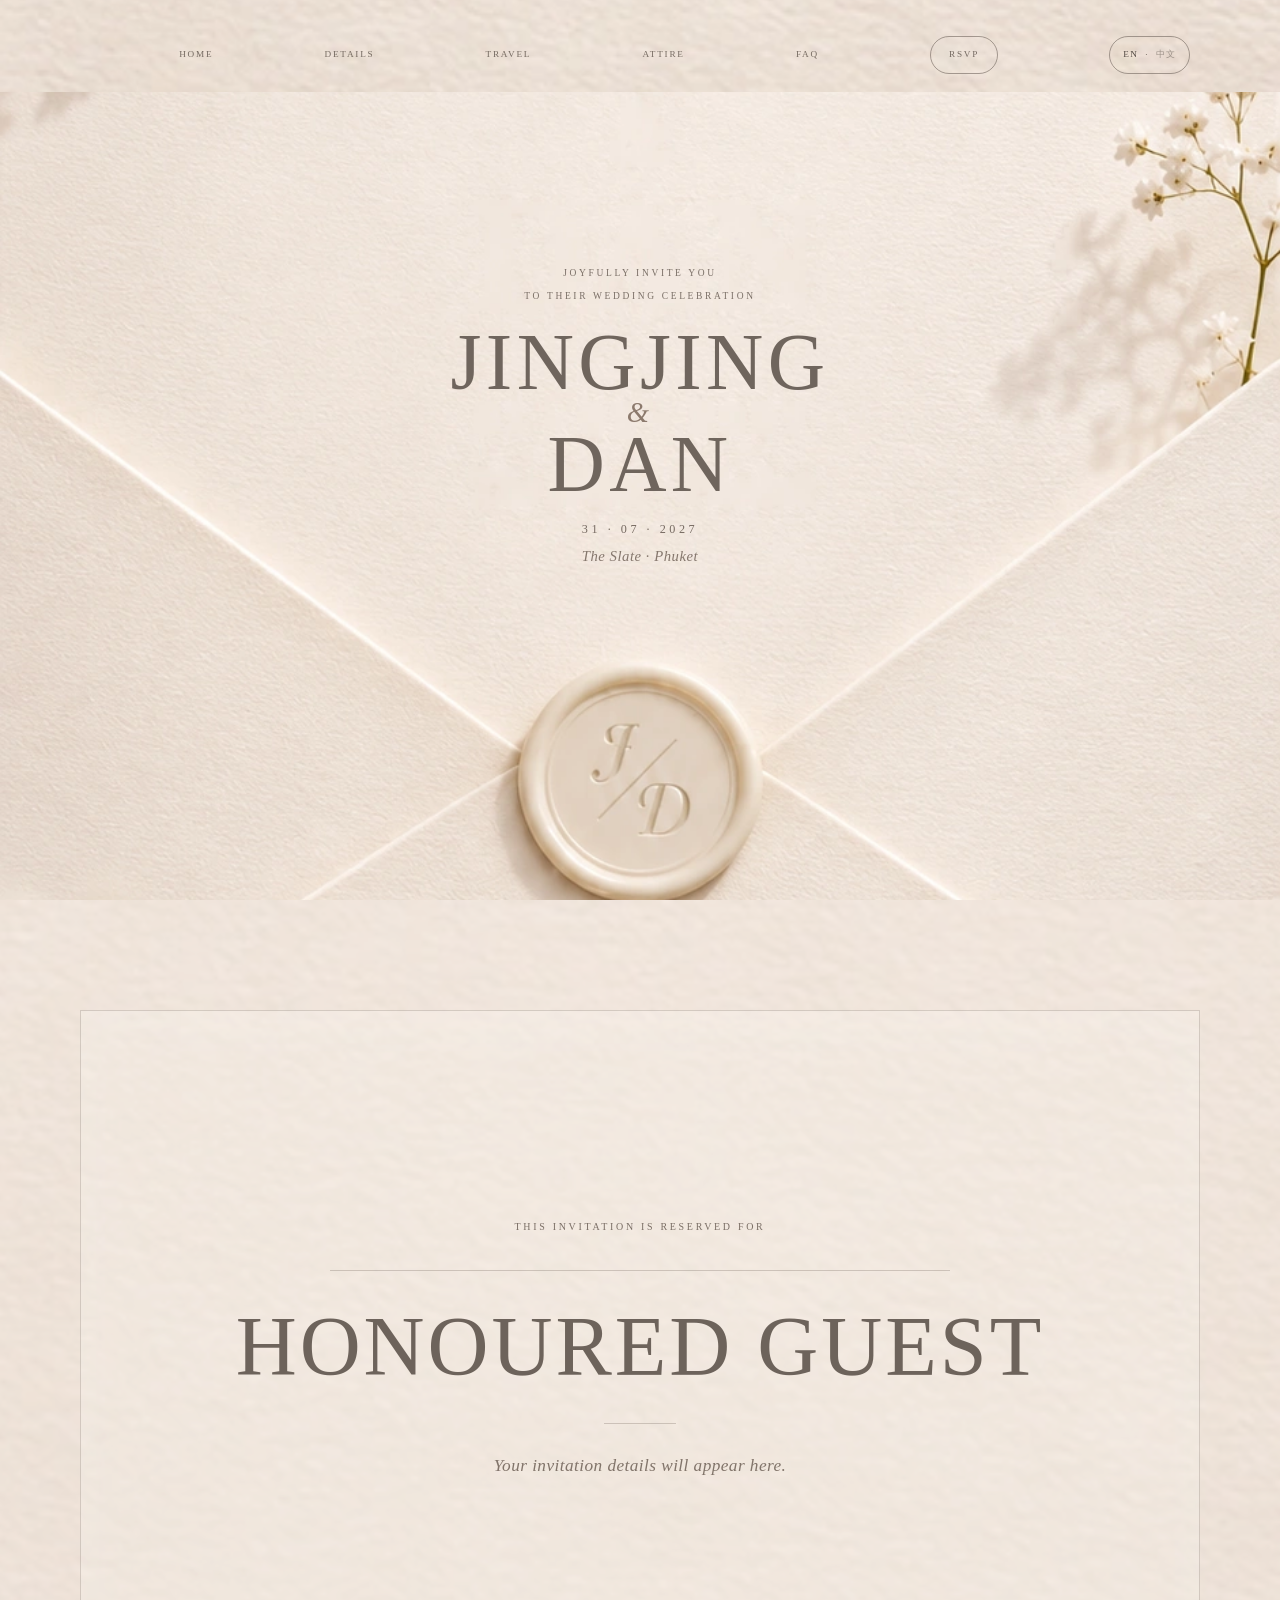
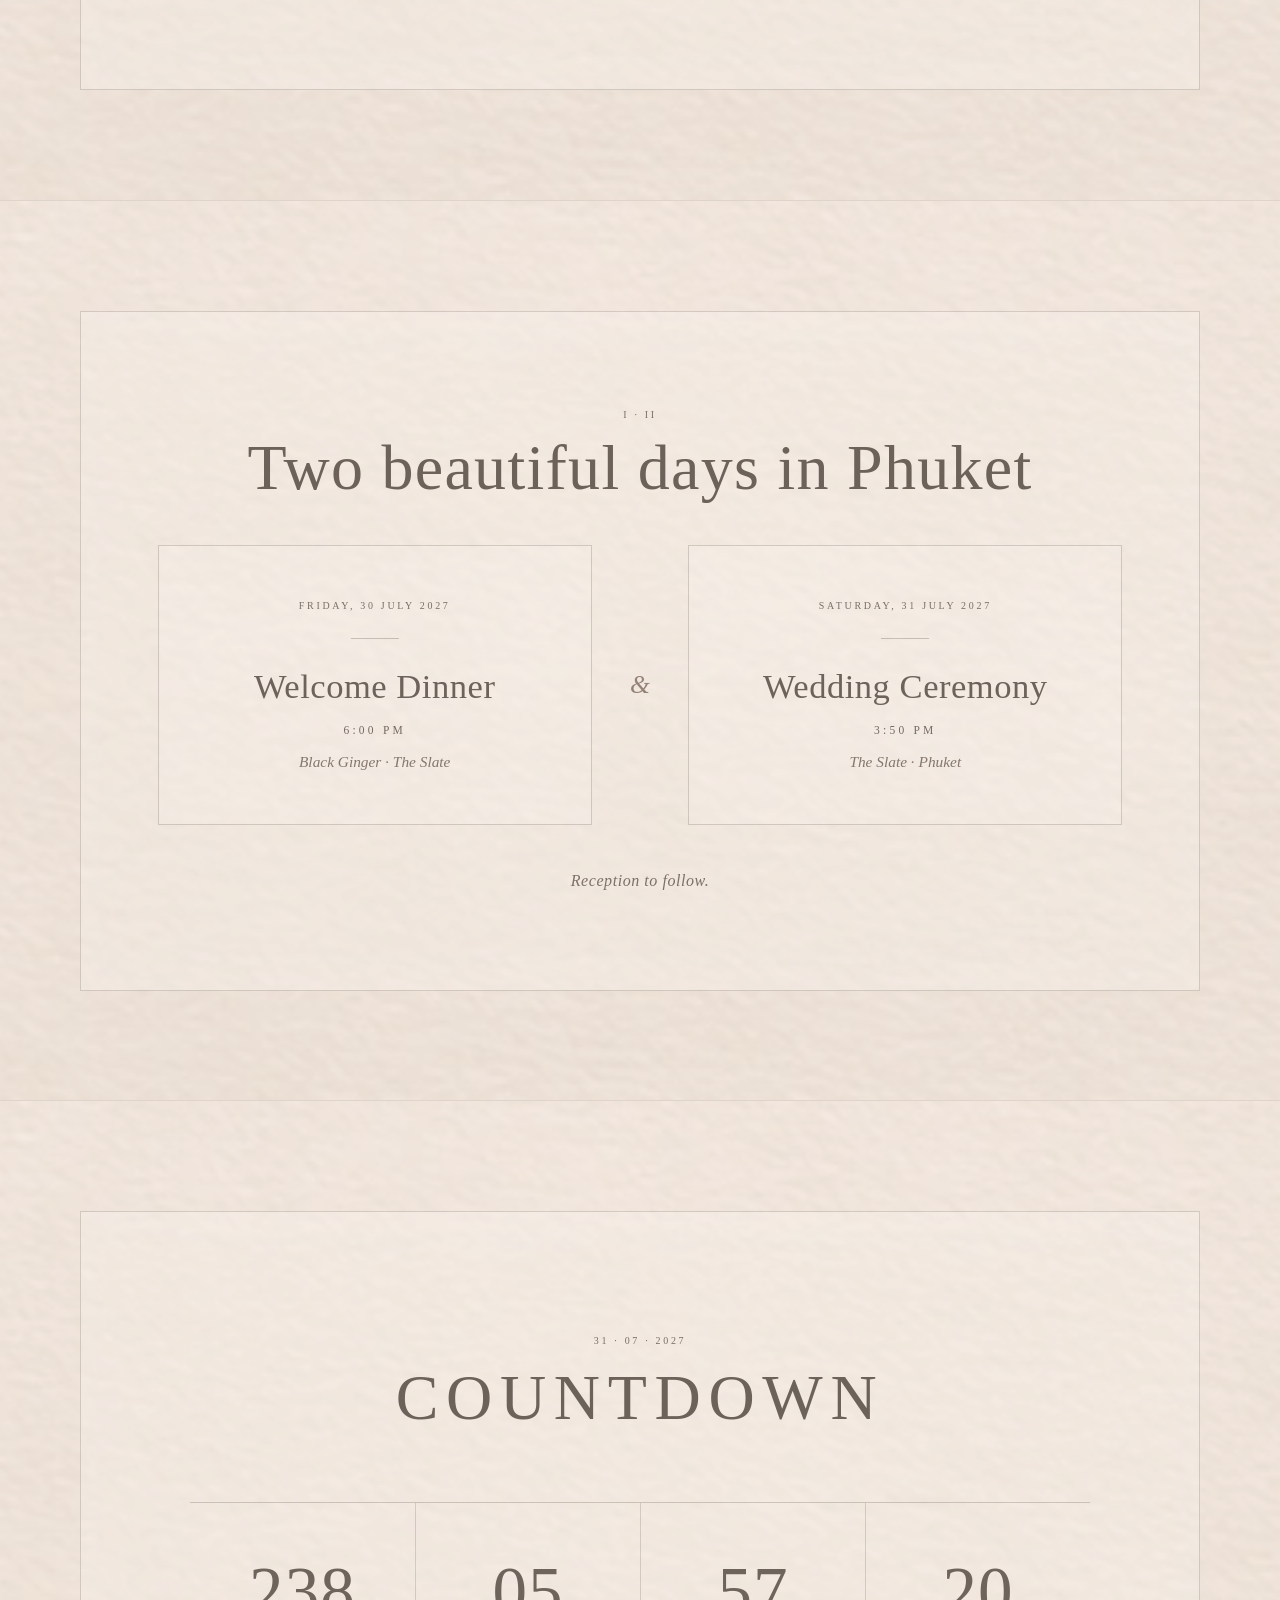
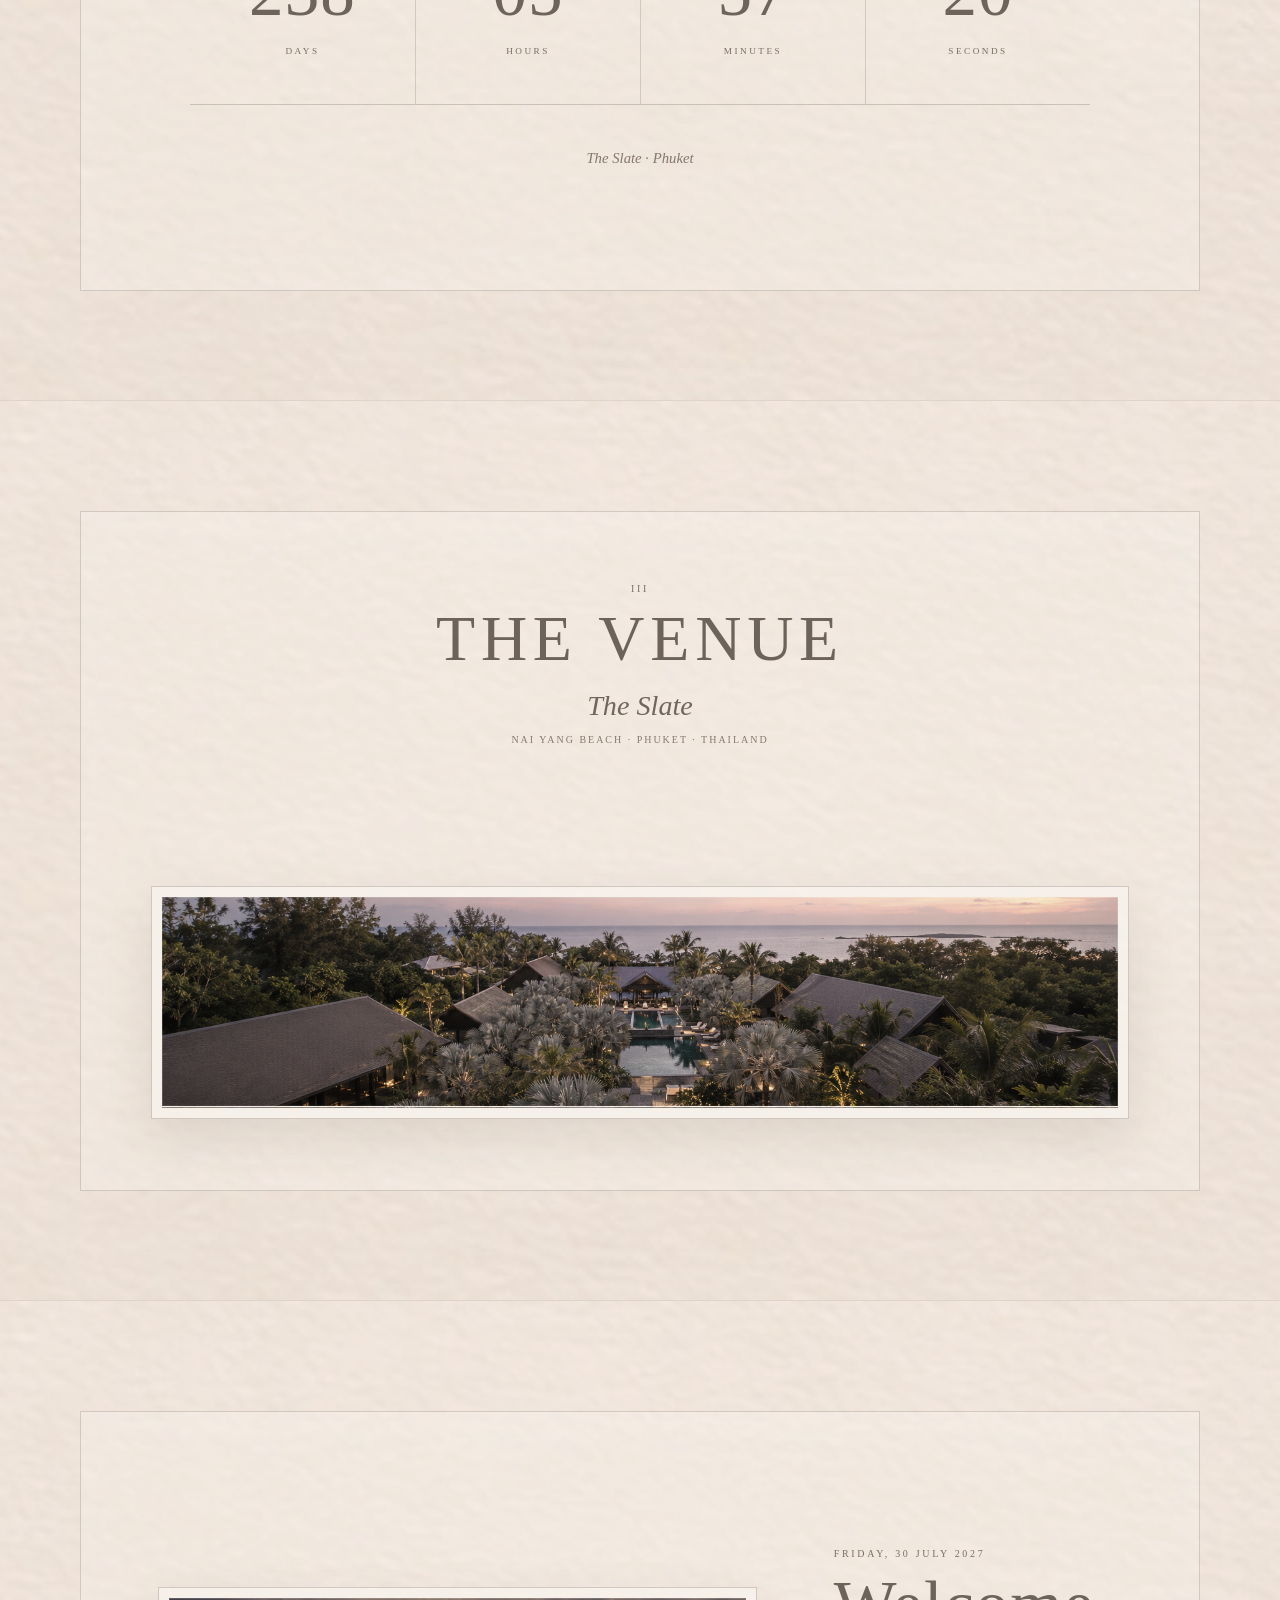
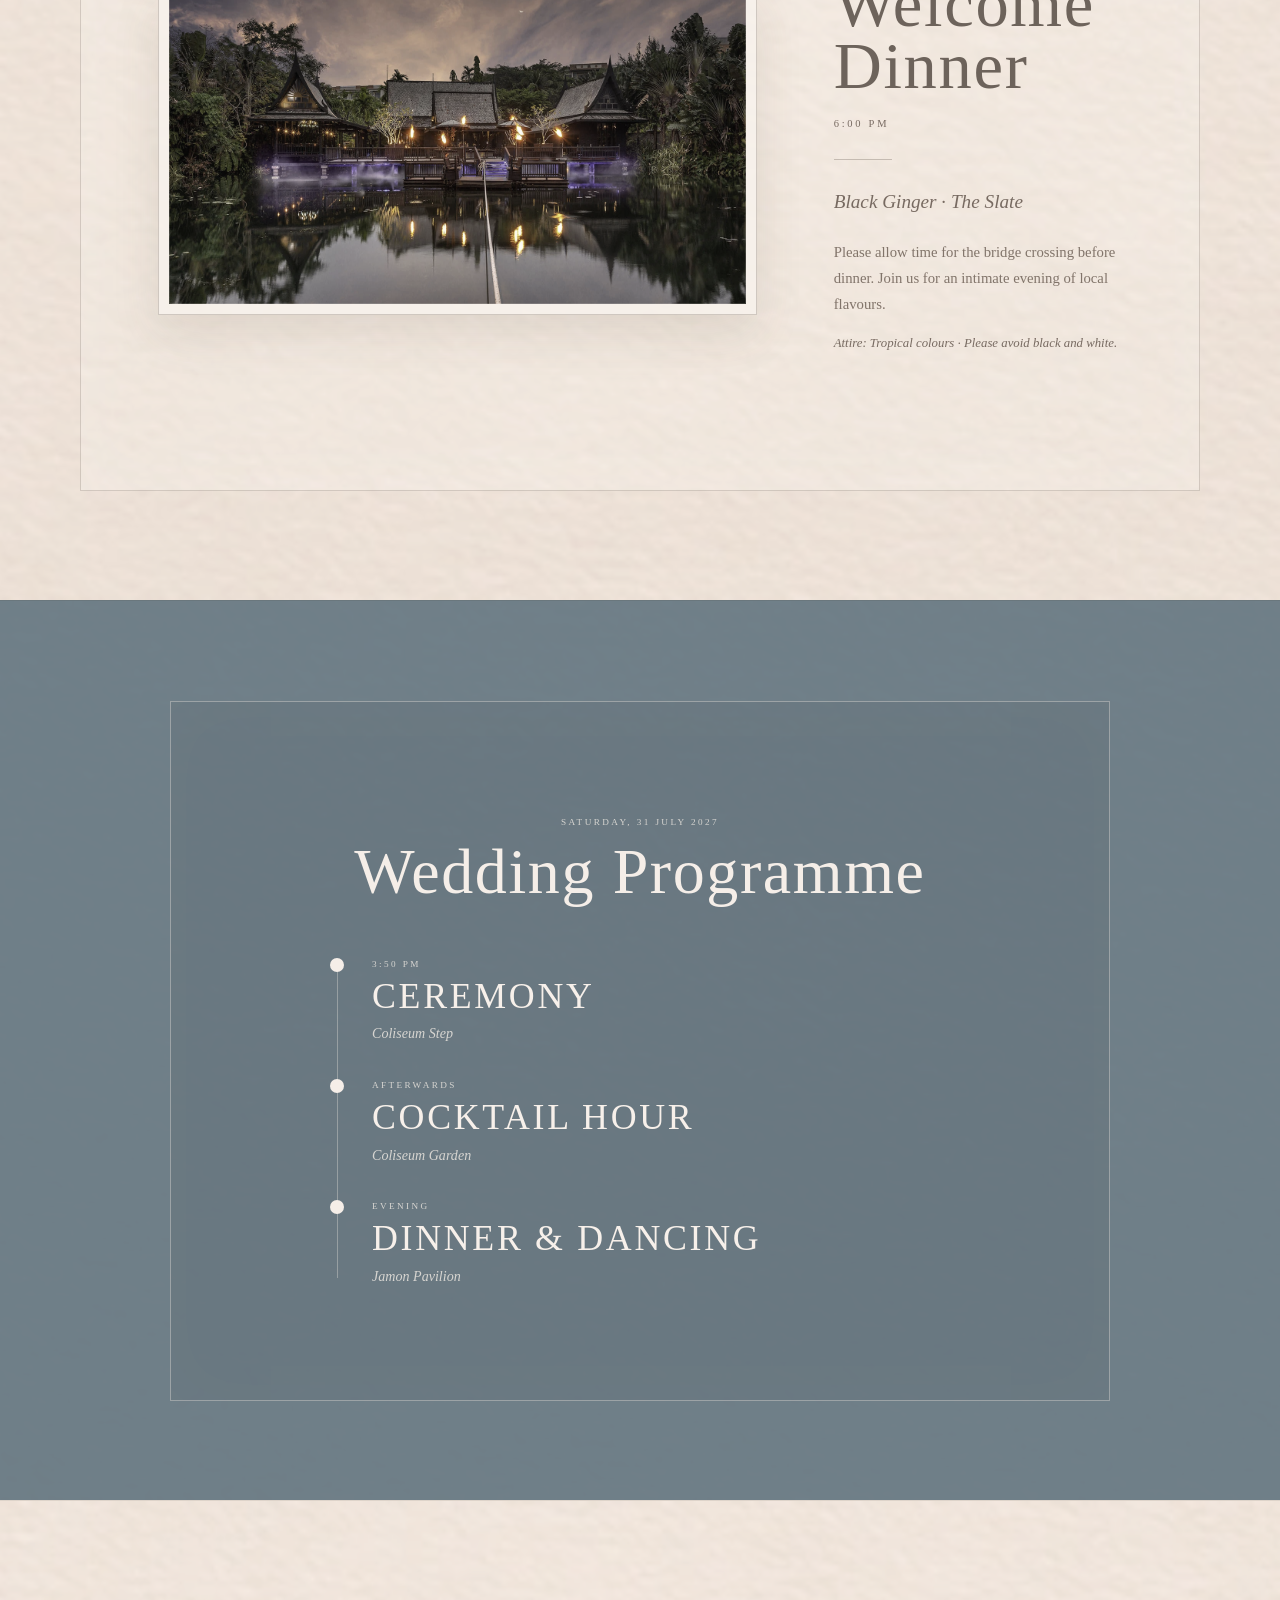
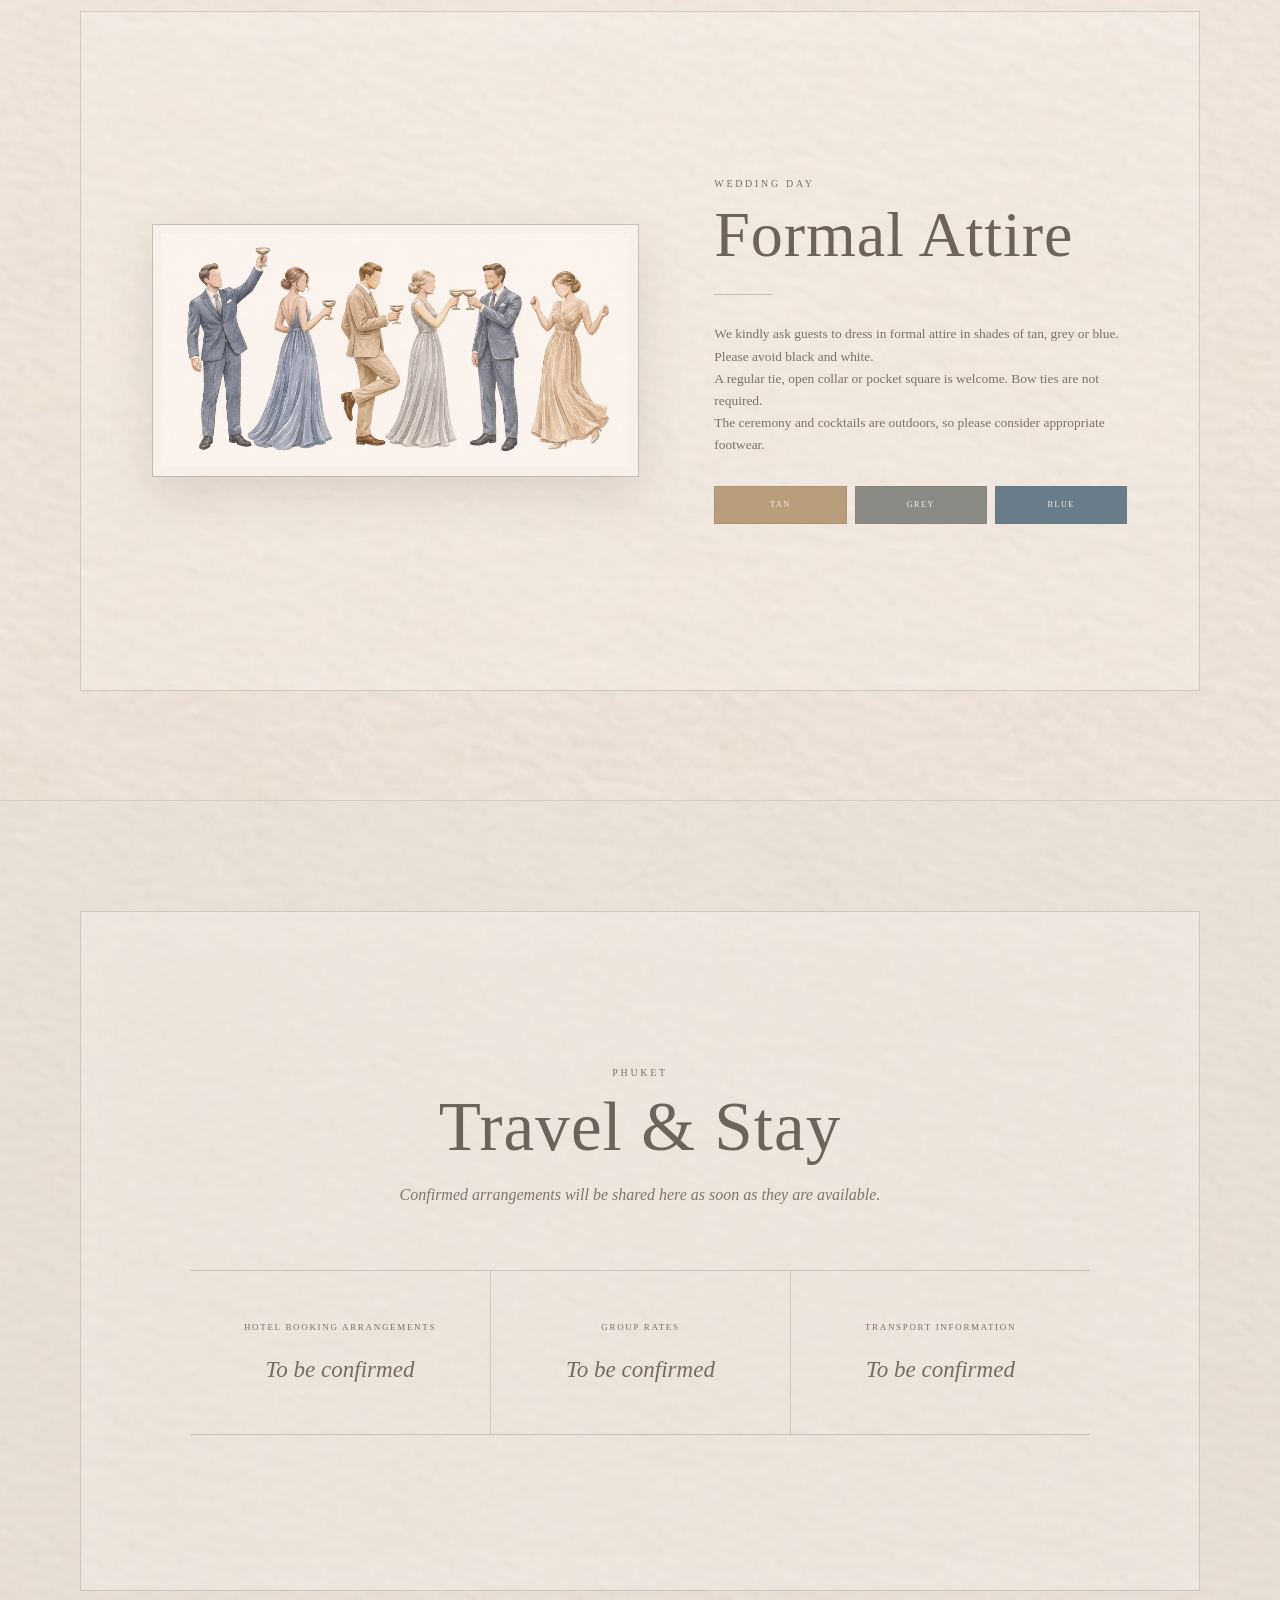
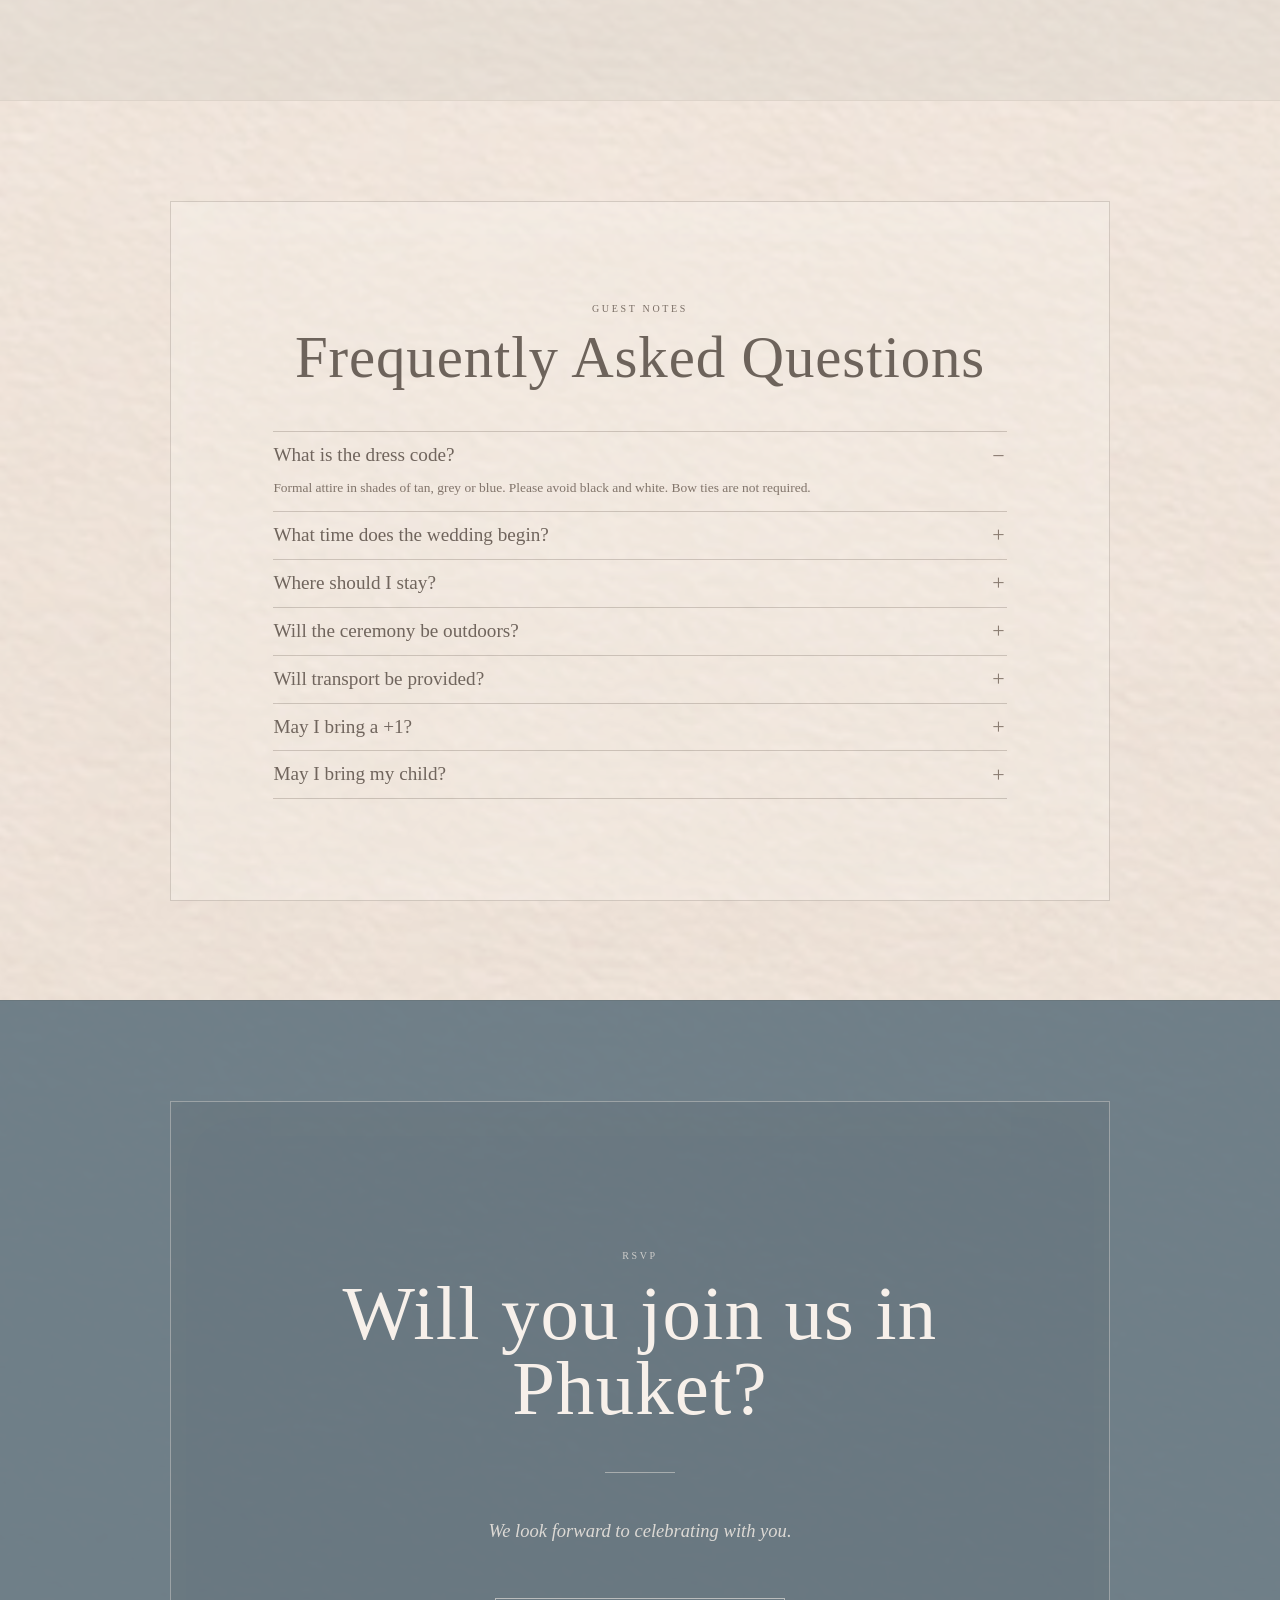
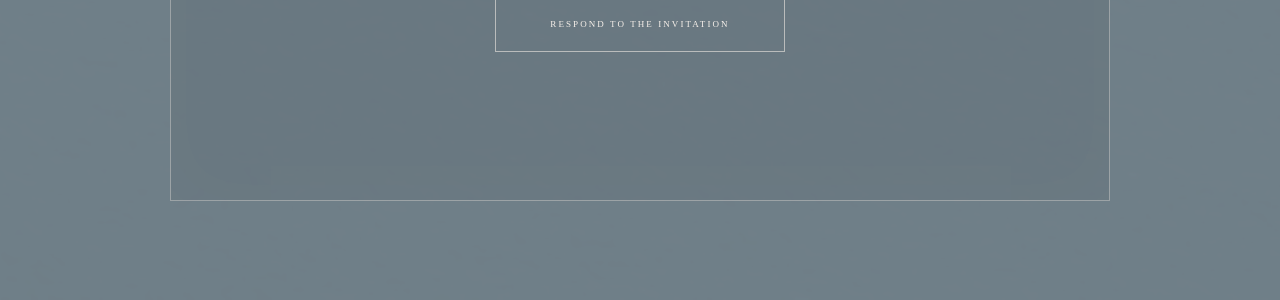
<file: index.html>
<!doctype html>
<html lang="en" class="no-js">
<head>
  <meta charset="utf-8" />
  <meta name="viewport" content="width=device-width, initial-scale=1, viewport-fit=cover" />
  <meta name="robots" content="noindex, nofollow" />
  <meta name="theme-color" content="#f3e9e1" />
  <meta name="description" content="Jingjing and Dan invite you to their wedding celebration at The Slate, Phuket." />
  <title>Jingjing &amp; Dan · 31 July 2027</title>
  <script>document.documentElement.classList.replace('no-js', 'js');</script>
  <link rel="stylesheet" href="home.css?v=20261102-bilingual" />
</head>
<body>
  <main id="home" class="envelope-home" data-state="revealed">
    <picture class="envelope-art" aria-hidden="true">
      <source media="(max-width: 640px)" srcset="assets/home-envelope-mobile.webp" />
      <img src="assets/home-envelope-desktop.webp" alt="" width="1672" height="941" decoding="sync" fetchpriority="high" />
    </picture>

    <div class="navigation-paper" aria-hidden="true"></div>
    <header id="site-header" class="site-header">
      <nav class="primary-navigation" aria-label="Wedding website">
        <a href="#home">Home</a>
        <a href="#details">Details</a>
        <a href="#travel">Travel</a>
        <a href="#attire">Attire</a>
        <a class="mobile-hidden" href="#faq">FAQ</a>
        <a class="rsvp-link mobile-hidden" href="https://pierogiandpanda.wedding/">RSVP</a>
        <div class="language-control" aria-label="Language selection">
          <button type="button" data-language="en" aria-pressed="true">EN</button>
          <span aria-hidden="true">·</span>
          <button type="button" data-language="zh" lang="zh-Hans" aria-pressed="false">中文</button>
        </div>
      </nav>
    </header>

    <section class="invitation-paper" aria-labelledby="couple-names">
      <div id="invitation-copy" class="invitation-copy">
        <p class="invitation-eyebrow">Joyfully invite you</p>
        <p class="invitation-eyebrow invitation-eyebrow-secondary">To their wedding celebration</p>
        <h1 id="couple-names" class="couple-names">
          <span>Jingjing</span>
          <em>&amp;</em>
          <span>Dan</span>
        </h1>
        <p class="wedding-date">31 <i>·</i> 07 <i>·</i> 2027</p>
        <p class="wedding-place">The Slate <i>·</i> Phuket</p>
      </div>
    </section>

  </main>

  <div class="stationery-flow">
    <section id="invitation" class="stationery-section personalized-section" aria-labelledby="personalized-heading">
      <div class="stationery-frame personalized-frame">
        <p class="section-kicker">This invitation is reserved for</p>
        <div class="fine-rule" aria-hidden="true"></div>
        <h2 id="personalized-heading" class="guest-names" data-guest-names>
          <span>Honoured Guest</span>
        </h2>
        <div class="fine-rule fine-rule-short" aria-hidden="true"></div>
        <p class="guest-supporting-copy" data-guest-message>Your invitation details will appear here.</p>
      </div>
    </section>

    <section id="details" class="stationery-section celebrations-section" aria-labelledby="celebrations-heading">
      <div class="stationery-frame celebrations-frame">
        <header class="section-heading-group">
          <p class="section-number">I · II</p>
          <h2 id="celebrations-heading">Two beautiful days in Phuket</h2>
        </header>

        <div class="celebration-panels">
          <article class="celebration-panel" aria-labelledby="welcome-dinner-heading">
            <p class="event-date">Friday, 30 July 2027</p>
            <div class="event-rule" aria-hidden="true"></div>
            <h3 id="welcome-dinner-heading">Welcome Dinner</h3>
            <p class="event-time"><time datetime="2027-07-30T18:00:00+07:00">6:00 PM</time></p>
            <p class="event-place">Black Ginger <i>·</i> The Slate</p>
          </article>

          <div class="event-connector" aria-hidden="true">&amp;</div>

          <article class="celebration-panel" aria-labelledby="ceremony-heading">
            <p class="event-date">Saturday, 31 July 2027</p>
            <div class="event-rule" aria-hidden="true"></div>
            <h3 id="ceremony-heading">Wedding Ceremony</h3>
            <p class="event-time"><time datetime="2027-07-31T15:50:00+07:00">3:50 PM</time></p>
            <p class="event-place">The Slate <i>·</i> Phuket</p>
          </article>
        </div>

        <p class="reception-note">Reception to follow.</p>
      </div>
    </section>

    <section id="countdown" class="stationery-section countdown-section" data-event-time="2027-07-31T15:50:00+07:00" aria-labelledby="countdown-heading">
      <div class="stationery-frame countdown-frame">
        <p class="section-number">31 · 07 · 2027</p>
        <h2 id="countdown-heading">Countdown</h2>

        <div class="countdown-grid" role="timer" aria-label="Time remaining until the wedding ceremony">
          <div class="countdown-unit">
            <span class="countdown-value" data-countdown-days>000</span>
            <span class="countdown-label">Days</span>
          </div>
          <div class="countdown-unit">
            <span class="countdown-value" data-countdown-hours>00</span>
            <span class="countdown-label">Hours</span>
          </div>
          <div class="countdown-unit">
            <span class="countdown-value" data-countdown-minutes>00</span>
            <span class="countdown-label">Minutes</span>
          </div>
          <div class="countdown-unit">
            <span class="countdown-value" data-countdown-seconds>00</span>
            <span class="countdown-label">Seconds</span>
          </div>
        </div>

        <p class="countdown-destination">The Slate <i>·</i> Phuket</p>
        <p class="visually-hidden" data-countdown-status aria-live="polite"></p>
      </div>
    </section>

    <section id="venue" class="stationery-section venue-section" aria-labelledby="venue-heading">
      <div class="stationery-frame venue-frame">
        <header class="venue-heading-group">
          <p class="section-number">III</p>
          <h2 id="venue-heading">The Venue</h2>
          <p class="venue-name">The Slate</p>
          <p class="venue-location">Nai Yang Beach <i>·</i> Phuket <i>·</i> Thailand</p>
        </header>

        <figure class="mounted-photograph venue-photograph">
          <div class="photograph-mat">
            <img src="assets/04_venue_concept_not_actual_photo.png" alt="Aerial atmosphere concept of a tropical resort estate beside the sea at sunset" width="1536" height="339" loading="lazy" decoding="async" />
          </div>
        </figure>
      </div>
    </section>

    <section id="welcome" class="stationery-section welcome-section" aria-labelledby="welcome-heading">
      <div class="stationery-frame welcome-frame">
        <figure class="mounted-photograph welcome-photograph">
          <div class="photograph-mat">
            <img src="assets/black-ginger-official.webp" alt="Black Ginger restaurant at The Slate in Phuket" width="1500" height="1000" loading="lazy" decoding="async" />
          </div>
        </figure>

        <div class="welcome-copy">
          <p class="section-number">Friday, 30 July 2027</p>
          <h2 id="welcome-heading">Welcome Dinner</h2>
          <p class="welcome-time"><time datetime="2027-07-30T18:00:00+07:00">6:00 PM</time></p>
          <div class="welcome-rule" aria-hidden="true"></div>
          <p class="welcome-place">Black Ginger <i>·</i> The Slate</p>
          <p class="welcome-note">Please allow time for the bridge crossing before dinner. Join us for an intimate evening of local flavours.</p>
          <p class="welcome-attire">Attire: Tropical colours · Please avoid black and white.</p>
        </div>
      </div>
    </section>

    <section id="programme" class="stationery-section programme-section" aria-labelledby="programme-heading">
      <div class="stationery-frame programme-frame">
        <header class="programme-heading-group">
          <p class="programme-date">Saturday, 31 July 2027</p>
          <h2 id="programme-heading">Wedding Programme</h2>
        </header>

        <ol class="programme-timeline">
          <li class="programme-item">
            <span class="programme-marker" aria-hidden="true"></span>
            <div class="programme-copy">
              <p class="programme-moment"><time datetime="2027-07-31T15:50:00+07:00">3:50 PM</time></p>
              <h3>Ceremony</h3>
              <p class="programme-place">Coliseum Step</p>
            </div>
          </li>
          <li class="programme-item">
            <span class="programme-marker" aria-hidden="true"></span>
            <div class="programme-copy">
              <p class="programme-moment">Afterwards</p>
              <h3>Cocktail Hour</h3>
              <p class="programme-place">Coliseum Garden</p>
            </div>
          </li>
          <li class="programme-item">
            <span class="programme-marker" aria-hidden="true"></span>
            <div class="programme-copy">
              <p class="programme-moment">Evening</p>
              <h3>Dinner &amp; Dancing</h3>
              <p class="programme-place">Jamon Pavilion</p>
            </div>
          </li>
        </ol>
      </div>
    </section>

    <section id="attire" class="stationery-section attire-section" aria-labelledby="attire-heading">
      <div class="stationery-frame attire-frame">
        <figure class="attire-visual">
          <img src="assets/03_attire_preferred_style_reference.png" alt="Illustrated guests in tan, grey and blue formal attire raising champagne glasses" width="1774" height="887" loading="lazy" decoding="async" />
        </figure>

        <div class="attire-copy">
          <p class="section-number">Wedding Day</p>
          <h2 id="attire-heading">Formal Attire</h2>
          <div class="attire-rule" aria-hidden="true"></div>
          <p>We kindly ask guests to dress in formal attire in shades of tan, grey or blue. Please avoid black and white.</p>
          <p>A regular tie, open collar or pocket square is welcome. Bow ties are not required.</p>
          <p>The ceremony and cocktails are outdoors, so please consider appropriate footwear.</p>

          <div class="attire-palette" aria-label="Requested attire colours: tan, grey and blue">
            <span class="attire-swatch attire-swatch-tan">Tan</span>
            <span class="attire-swatch attire-swatch-grey">Grey</span>
            <span class="attire-swatch attire-swatch-blue">Blue</span>
          </div>
        </div>
      </div>
    </section>

    <section id="travel" class="stationery-section travel-section" aria-labelledby="travel-heading">
      <div class="stationery-frame travel-frame">
        <header class="travel-heading-group">
          <p class="section-number">Phuket</p>
          <h2 id="travel-heading">Travel &amp; Stay</h2>
          <p>Confirmed arrangements will be shared here as soon as they are available.</p>
        </header>

        <div class="travel-details">
          <article class="travel-detail">
            <p class="travel-label">Hotel booking arrangements</p>
            <h3>To be confirmed</h3>
          </article>
          <article class="travel-detail">
            <p class="travel-label">Group rates</p>
            <h3>To be confirmed</h3>
          </article>
          <article class="travel-detail">
            <p class="travel-label">Transport information</p>
            <h3>To be confirmed</h3>
          </article>
        </div>
      </div>
    </section>

    <section id="faq" class="stationery-section faq-section" aria-labelledby="faq-heading">
      <div class="stationery-frame faq-frame">
        <header class="faq-heading-group">
          <p class="section-number">Guest Notes</p>
          <h2 id="faq-heading">Frequently Asked Questions</h2>
        </header>

        <div class="faq-list">
          <details class="faq-item" open>
            <summary>What is the dress code?</summary>
            <p>Formal attire in shades of tan, grey or blue. Please avoid black and white. Bow ties are not required.</p>
          </details>
          <details class="faq-item">
            <summary>What time does the wedding begin?</summary>
            <p>The ceremony begins at 3:50 PM on Saturday, 31 July 2027.</p>
          </details>
          <details class="faq-item">
            <summary>Where should I stay?</summary>
            <p>Hotel booking arrangements and any group rates are not yet confirmed. Details will be shared here when available.</p>
          </details>
          <details class="faq-item">
            <summary>Will the ceremony be outdoors?</summary>
            <p>Yes. The ceremony and cocktails are outdoors, so please consider appropriate footwear.</p>
          </details>
          <details class="faq-item">
            <summary>Will transport be provided?</summary>
            <p>Guests who book a stay of three nights or more receive complimentary airport pickup. Otherwise, The Slate is approximately a 10-minute taxi ride from Phuket International Airport. We recommend downloading the Grab app, or you can use the airport taxi service on arrival.</p>
          </details>
          <details class="faq-item">
            <summary>May I bring a +1?</summary>
            <p>Your invitation will show whether a +1 has been included. We kindly ask that only the guests named on the invitation attend, and we appreciate your understanding.</p>
          </details>
          <details class="faq-item">
            <summary>May I bring my child?</summary>
            <p>Your invitation will show whether your child has been included. The hotel also offers childcare services at an additional cost. If you would like to receive childcare information, please indicate this in your RSVP response.</p>
          </details>
        </div>
      </div>
    </section>

    <section id="rsvp" class="stationery-section rsvp-section" aria-labelledby="rsvp-heading">
      <div class="stationery-frame rsvp-frame">
        <p class="section-number">RSVP</p>
        <h2 id="rsvp-heading">Will you join us in Phuket?</h2>
        <div class="rsvp-rule" aria-hidden="true"></div>
        <p class="rsvp-supporting-copy">We look forward to celebrating with you.</p>
        <a class="rsvp-button" href="https://pierogiandpanda.wedding/">Respond to the invitation</a>
      </div>
    </section>
  </div>

  <script src="app.js?v=20261102-bilingual"></script>
</body>
</html>
</file>
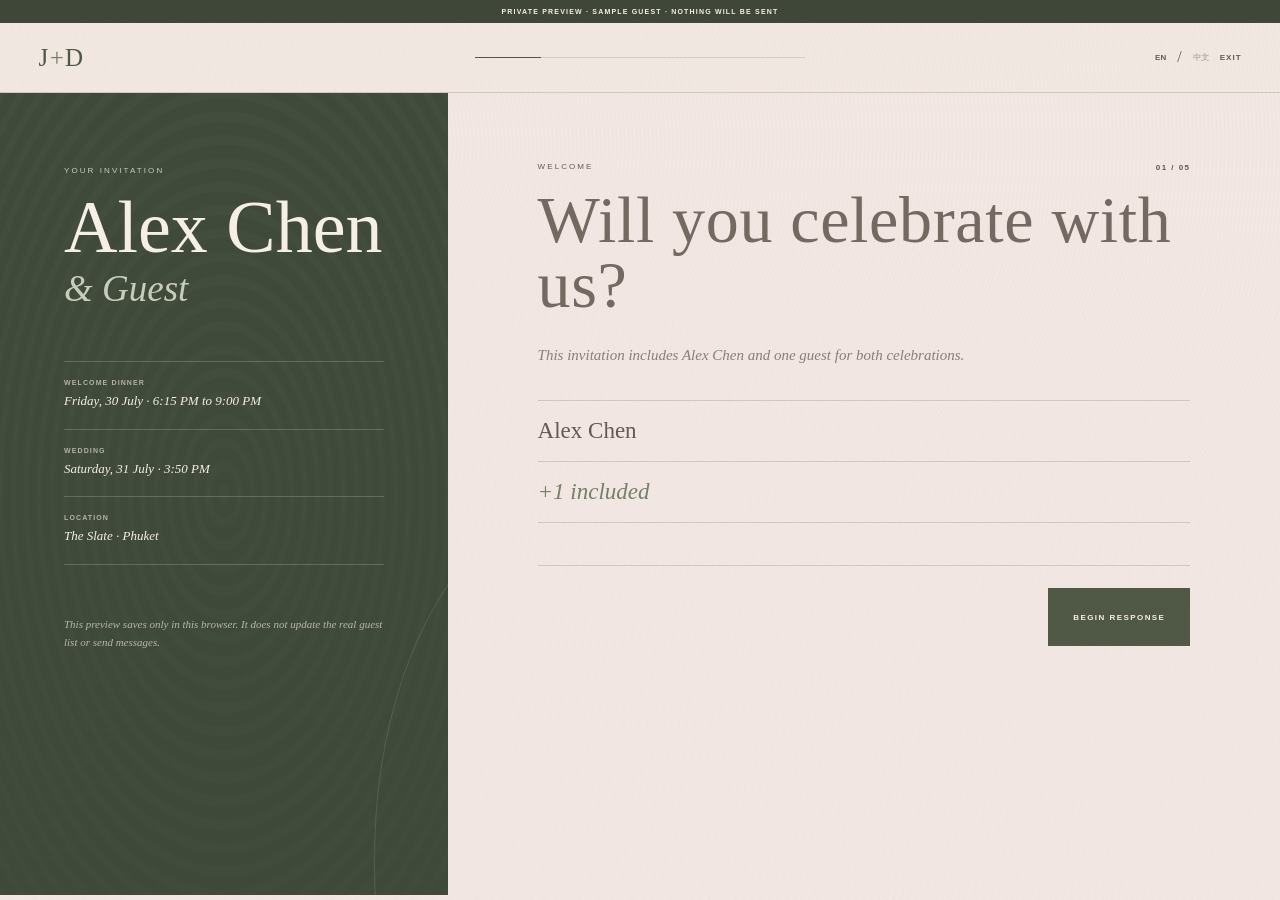
<file: register/index.html>
<!doctype html>
<html lang="en" data-lang="en">
<head>
  <meta charset="utf-8" />
  <meta name="viewport" content="width=device-width, initial-scale=1" />
  <meta name="robots" content="noindex, nofollow" />
  <meta name="theme-color" content="#505846" />
  <title>Respond · Jingjing & Dan</title>
  <meta name="description" content="Private response card preview for Jingjing and Dan's wedding weekend." />
  <link rel="stylesheet" href="../styles.css" />
</head>
<body class="register-page">
  <div class="preview-ribbon"><span class="lang lang-en">Private preview · sample guest · nothing will be sent</span><span class="lang lang-zh">私人预览 · 示例宾客 · 不会发送任何信息</span></div>
  <header class="register-header">
    <a class="monogram" href="../" aria-label="Back to invitation">J<span>+</span>D</a>
    <div class="register-progress" aria-label="Registration progress"><i id="progress-bar"></i></div>
    <div class="register-header-actions">
      <div class="mini-language" aria-label="Language selection"><button type="button" data-set-lang="en" aria-pressed="true">EN</button><span>/</span><button type="button" data-set-lang="zh" aria-pressed="false">中文</button></div>
      <a class="exit-link" href="../"><span class="lang lang-en">Exit</span><span class="lang lang-zh">退出</span></a>
    </div>
  </header>

  <main class="register-shell">
    <aside class="register-aside">
      <p class="kicker"><span class="lang lang-en">Your invitation</span><span class="lang lang-zh">您的请柬</span></p>
      <h1>Alex Chen<em><span class="lang lang-en">&amp; Guest</span><span class="lang lang-zh">与嘉宾</span></em></h1>
      <dl>
        <div><dt><span class="lang lang-en">Welcome dinner</span><span class="lang lang-zh">欢迎晚宴</span></dt><dd><span class="lang lang-en">Friday, 30 July · 6:15 PM to 9:00 PM</span><span class="lang lang-zh">7月30日星期五 · 下午6:15至晚上9:00</span></dd></div>
        <div><dt><span class="lang lang-en">Wedding</span><span class="lang lang-zh">婚礼庆典</span></dt><dd><span class="lang lang-en">Saturday, 31 July · 3:50 PM</span><span class="lang lang-zh">7月31日星期六 · 下午3:50</span></dd></div>
        <div><dt><span class="lang lang-en">Location</span><span class="lang lang-zh">地点</span></dt><dd>The Slate · Phuket</dd></div>
      </dl>
      <p class="device-note"><span class="lang lang-en">This preview saves only in this browser. It does not update the real guest list or send messages.</span><span class="lang lang-zh">此预览仅保存在当前浏览器中，不会更新真实宾客名单，也不会发送消息。</span></p>
    </aside>

    <section class="register-card" aria-live="polite">
      <div id="saved-note" class="saved-note" hidden><span class="lang lang-en">A saved test response exists on this device. You may update it below.</span><span class="lang lang-zh">此设备上已有测试回执，您可以在下方修改。</span></div>
      <form id="signup-form" novalidate>
        <section class="form-step is-active" data-step="0">
          <p class="step-count">01 / 05</p>
          <p class="kicker"><span class="lang lang-en">Welcome</span><span class="lang lang-zh">欢迎</span></p>
          <h2><span class="lang lang-en">Will you celebrate with us?</span><span class="lang lang-zh">您愿意与我们一同庆祝吗？</span></h2>
          <p class="step-intro"><span class="lang lang-en">This invitation includes Alex Chen and one guest for both celebrations.</span><span class="lang lang-zh">此请柬包含 Alex Chen 与一位同行嘉宾，并受邀参加两场庆典。</span></p>
          <div class="invited-list"><span>Alex Chen</span><span><span class="lang lang-en">+1 included</span><span class="lang lang-zh">含一位同行嘉宾</span></span></div>
        </section>

        <section class="form-step" data-step="1">
          <p class="step-count">02 / 05</p>
          <p class="kicker"><span class="lang lang-en">Attendance</span><span class="lang lang-zh">出席情况</span></p>
          <h2>Alex Chen</h2>
          <fieldset class="signup-fieldset">
            <legend><span class="lang lang-en">Welcome Dinner · 30 July</span><span class="lang lang-zh">欢迎晚宴 · 7月30日</span></legend>
            <div class="big-choices"><label><input type="radio" name="alex-welcome" value="Coming" required><span><b class="lang lang-en">Coming</b><b class="lang lang-zh">出席</b></span></label><label><input type="radio" name="alex-welcome" value="Can't come"><span><b class="lang lang-en">Can't come</b><b class="lang lang-zh">无法出席</b></span></label></div>
          </fieldset>
          <fieldset class="signup-fieldset">
            <legend><span class="lang lang-en">Wedding Day · 31 July</span><span class="lang lang-zh">婚礼庆典 · 7月31日</span></legend>
            <div class="big-choices"><label><input type="radio" name="alex-wedding" value="Coming" required><span><b class="lang lang-en">Coming</b><b class="lang lang-zh">出席</b></span></label><label><input type="radio" name="alex-wedding" value="Can't come"><span><b class="lang lang-en">Can't come</b><b class="lang lang-zh">无法出席</b></span></label></div>
          </fieldset>
          <div class="plus-one-block">
            <p class="plus-badge"><span class="lang lang-en">+1 included</span><span class="lang lang-zh">含一位同行嘉宾</span></p>
            <label class="signup-label"><span class="lang lang-en">Guest's full name</span><span class="lang lang-zh">同行嘉宾全名</span><input type="text" name="guest-name" maxlength="100" data-placeholder-en="Full name" data-placeholder-zh="姓名" placeholder="Full name"></label>
            <fieldset class="signup-fieldset compact">
              <legend><span class="lang lang-en">Welcome Dinner</span><span class="lang lang-zh">欢迎晚宴</span></legend>
              <div class="big-choices"><label><input type="radio" name="guest-welcome" value="Coming"><span><b class="lang lang-en">Coming</b><b class="lang lang-zh">出席</b></span></label><label><input type="radio" name="guest-welcome" value="Can't come"><span><b class="lang lang-en">Can't come</b><b class="lang lang-zh">无法出席</b></span></label></div>
            </fieldset>
            <fieldset class="signup-fieldset compact">
              <legend><span class="lang lang-en">Wedding Day</span><span class="lang lang-zh">婚礼庆典</span></legend>
              <div class="big-choices"><label><input type="radio" name="guest-wedding" value="Coming"><span><b class="lang lang-en">Coming</b><b class="lang lang-zh">出席</b></span></label><label><input type="radio" name="guest-wedding" value="Can't come"><span><b class="lang lang-en">Can't come</b><b class="lang lang-zh">无法出席</b></span></label></div>
            </fieldset>
          </div>
        </section>

        <section class="form-step" data-step="2">
          <p class="step-count">03 / 05</p>
          <p class="kicker"><span class="lang lang-en">A few details</span><span class="lang lang-zh">一些细节</span></p>
          <h2><span class="lang lang-en">Food details</span><span class="lang lang-zh">饮食详情</span></h2>
          <div class="dietary-person">
            <p class="dietary-person-name">Alex Chen</p>
            <label class="signup-label"><span class="lang lang-en">Dietary restrictions</span><span class="lang lang-zh">饮食限制</span><small><span class="lang lang-en">Optional, allergies or dietary requirements</span><span class="lang lang-zh">选填，过敏或特殊饮食要求</span></small><textarea name="alex-dietary" rows="4" maxlength="500" data-placeholder-en="Alex's allergies or dietary requirements" data-placeholder-zh="Alex 的过敏或特殊饮食要求" placeholder="Alex's allergies or dietary requirements"></textarea></label>
          </div>
          <div id="guest-dietary-block" class="dietary-person">
            <p id="guest-dietary-name" class="dietary-person-name"><span class="lang lang-en">Your guest</span><span class="lang lang-zh">同行嘉宾</span></p>
            <label class="signup-label"><span class="lang lang-en">Dietary restrictions</span><span class="lang lang-zh">饮食限制</span><small><span class="lang lang-en">Optional, tagged to the guest named earlier</span><span class="lang lang-zh">选填，将关联至之前填写的嘉宾姓名</span></small><textarea name="guest-dietary" rows="4" maxlength="500" data-placeholder-en="Guest's allergies or dietary requirements" data-placeholder-zh="同行嘉宾的过敏或特殊饮食要求" placeholder="Guest's allergies or dietary requirements"></textarea></label>
          </div>
        </section>

        <section class="form-step" data-step="3">
          <p class="step-count">04 / 05</p>
          <p class="kicker"><span class="lang lang-en">Stay in touch</span><span class="lang lang-zh">保持联系</span></p>
          <h2><span class="lang lang-en">Your contact details</span><span class="lang lang-zh">您的联系方式</span></h2>
          <label class="signup-label"><span class="lang lang-en">Email address</span><span class="lang lang-zh">电子邮箱</span><input type="email" name="email" autocomplete="email" placeholder="alex@example.com" required></label>
          <label class="signup-label"><span class="lang lang-en">Phone number</span><span class="lang lang-zh">电话号码</span><input type="tel" name="phone" autocomplete="tel" placeholder="+65 9123 4567" required></label>
          <fieldset class="signup-fieldset">
            <legend><span class="lang lang-en">How may we contact you?</span><span class="lang lang-zh">我们可以通过哪些方式联系您？</span> <small><span class="lang lang-en">Select all that apply</span><span class="lang lang-zh">可多选</span></small></legend>
            <div class="contact-choices"><label><input type="checkbox" name="contact" value="Email"><span>Email</span></label><label><input type="checkbox" name="contact" value="WhatsApp"><span>WhatsApp</span></label><label><input type="checkbox" name="contact" value="Text message"><span><b class="lang lang-en">Text message</b><b class="lang lang-zh">短信</b></span></label></div>
          </fieldset>
        </section>

        <section class="form-step" data-step="4">
          <p class="step-count">05 / 05</p>
          <p class="kicker"><span class="lang lang-en">Review</span><span class="lang lang-zh">确认信息</span></p>
          <h2><span class="lang lang-en">Everything correct?</span><span class="lang lang-zh">信息是否正确？</span></h2>
          <div id="review-content" class="review-content"></div>
          <p class="preview-warning"><strong><span class="lang lang-en">Preview only.</span><span class="lang lang-zh">仅供预览。</span></strong> <span class="lang lang-en">This test saves on this device. No email, calendar invitation or guest message will be sent.</span><span class="lang lang-zh">测试回执仅保存在此设备，不会发送电子邮件、日历邀请或宾客消息。</span></p>
        </section>

        <p id="form-error" class="form-error" role="alert" hidden><span class="lang lang-en">Please answer the highlighted questions before continuing.</span><span class="lang lang-zh">请先回答标注的问题，然后继续。</span></p>
        <div class="form-actions">
          <button id="back-button" class="step-button secondary" type="button" hidden><span class="lang lang-en">Back</span><span class="lang lang-zh">返回</span></button>
          <button id="next-button" class="step-button" type="button"></button>
          <button id="submit-button" class="step-button" type="submit" hidden><span class="lang lang-en">Save test response</span><span class="lang lang-zh">保存测试回执</span></button>
        </div>
      </form>

      <section id="registration-success" class="registration-success" hidden>
        <div class="success-seal">✓</div>
        <p class="kicker"><span class="lang lang-en">Test response saved</span><span class="lang lang-zh">测试回执已保存</span></p>
        <h2><span class="lang lang-en">See you in Phuket!</span><span class="lang lang-zh">普吉岛见！</span></h2>
        <p><span class="lang lang-en">Your sample response is saved in this browser. In the live version, accepted events will generate the correct calendar invitations.</span><span class="lang lang-zh">您的示例回执已保存在此浏览器中。正式版本会仅为您确认出席的受邀活动生成相应日历邀请。</span></p>
        <div class="success-actions"><a class="step-button" href="../"><span class="lang lang-en">Back to invitation</span><span class="lang lang-zh">返回请柬</span></a><button id="edit-response" class="step-button secondary" type="button"><span class="lang lang-en">Edit response</span><span class="lang lang-zh">修改回执</span></button></div>
      </section>
    </section>
  </main>
  <script src="register.js"></script>
</body>
</html>
</file>
<file: home.css>
:root {
  --paper: #f3e9e1;
  --paper-light: #f8f0e9;
  --ink: #74685f;
  --ink-soft: #8b7e73;
  --line: rgba(116, 104, 95, .32);
  --muted-blue: #687983;
  --display: "Bodoni 72", Didot, "Bodoni MT", "Times New Roman", "Songti SC", serif;
  --serif: "Iowan Old Style", Baskerville, Georgia, "Times New Roman", "Songti SC", serif;
}

html[lang="zh-Hans"] {
  --display: "Songti SC", "STSong", "Noto Serif CJK SC", serif;
  --serif: "Songti SC", "STSong", "Noto Serif CJK SC", serif;
}

* { box-sizing: border-box; }
html, body { width: 100%; min-height: 100%; }
html { background: var(--paper); scroll-behavior: smooth; }
body { margin: 0; overflow-x: hidden; overflow-y: auto; color: var(--ink); background: var(--paper); }
button, a { -webkit-tap-highlight-color: transparent; }
button { font: inherit; }

.envelope-home {
  position: relative;
  width: 100%;
  height: 100vh;
  height: 100svh;
  min-height: 560px;
  overflow: hidden;
  isolation: isolate;
  background: var(--paper);
}

.envelope-art,
.envelope-art img {
  position: absolute;
  inset: 0;
  width: 100%;
  height: 100%;
}

.envelope-art { z-index: 0; }
.envelope-art img {
  display: block;
  object-fit: cover;
  object-position: center;
}

.navigation-paper,
.open-invitation,
.prompt-paper {
  background-color: rgba(246, 237, 230, .985);
  background-image: url("assets/home-paper-texture.webp");
  background-repeat: no-repeat;
  background-size: cover;
  background-position: center;
}

.navigation-paper {
  position: absolute;
  z-index: 1;
  top: 0;
  left: 0;
  right: 0;
  height: 92px;
  opacity: .99;
}

.site-header {
  position: absolute;
  z-index: 4;
  top: max(16px, env(safe-area-inset-top));
  left: 14%;
  right: 7%;
  height: 78px;
  display: flex;
  align-items: center;
  justify-content: center;
  opacity: 0;
  transform: translateY(5px);
  pointer-events: none;
  transition: opacity .75s ease .2s, transform .9s cubic-bezier(.2, .68, .2, 1) .2s;
}

.primary-navigation {
  width: 100%;
  display: flex;
  align-items: center;
  justify-content: space-between;
  gap: clamp(12px, 2vw, 34px);
}

.primary-navigation a {
  position: relative;
  min-height: 34px;
  display: inline-flex;
  align-items: center;
  justify-content: center;
  color: #756a61;
  text-decoration: none;
  white-space: nowrap;
  font: 500 clamp(8px, .72vw, 11px)/1 var(--serif);
  letter-spacing: .19em;
  text-transform: uppercase;
  transition: color .2s ease, border-color .2s ease;
}

.primary-navigation a:hover,
.primary-navigation a:focus-visible { color: #3f3934; }
.primary-navigation a:focus-visible,
.open-invitation:focus-visible { outline: 1px solid currentColor; outline-offset: 5px; }

.primary-navigation .rsvp-link {
  min-height: 38px;
  padding: 0 18px;
  border: 1px solid rgba(117, 106, 97, .62);
  border-radius: 999px;
}

.language-control {
  min-height: 38px;
  display: inline-flex;
  align-items: center;
  gap: 7px;
  padding: 0 13px;
  color: #756a61;
  border: 1px solid rgba(117, 106, 97, .62);
  border-radius: 999px;
  white-space: nowrap;
  font: 500 clamp(8px, .72vw, 10px)/1 var(--serif);
  letter-spacing: .14em;
}

.language-control button {
  padding: 0;
  color: #9b9087;
  border: 0;
  background: transparent;
  cursor: pointer;
  font: inherit;
  letter-spacing: inherit;
}

.language-control button[aria-pressed="true"] { color: #4f4741; }
.language-control button:focus-visible { outline: 1px solid currentColor; outline-offset: 4px; }

.invitation-paper {
  position: absolute;
  z-index: 2;
  top: 18.5%;
  left: 50%;
  width: min(52vw, 760px);
  height: 57%;
  min-height: 360px;
  transform: translateX(-50%);
  display: grid;
  place-items: center;
  padding: 24px 50px 34px;
  overflow: hidden;
  background: transparent;
  border: 0;
  box-shadow: none;
}

.invitation-paper::before { content: none; }

.invitation-copy {
  position: relative;
  z-index: 1;
  width: 100%;
  text-align: center;
  opacity: 0;
  transform: translateY(14px);
  transition: opacity .9s ease .18s, transform 1.05s cubic-bezier(.18, .7, .2, 1) .18s;
}

.invitation-eyebrow {
  margin: 0;
  color: #7a6f66;
  font: 500 clamp(9px, .74vw, 12px)/1.4 var(--serif);
  letter-spacing: .28em;
  text-transform: uppercase;
}

.invitation-eyebrow-secondary { margin-top: 10px; }

.couple-names {
  margin: clamp(22px, 3.1vh, 34px) 0 clamp(21px, 3vh, 32px);
  color: #6f655d;
  font: 400 clamp(68px, 6.2vw, 100px)/.79 var(--display);
  letter-spacing: .055em;
  text-transform: uppercase;
}

.couple-names span { display: block; }
.couple-names em {
  display: block;
  margin: .18em 0 .2em;
  color: #8c7a6d;
  font-size: .36em;
  font-weight: 400;
  line-height: 1;
}

.wedding-date {
  margin: 0;
  color: #766a61;
  font: 500 clamp(10px, .95vw, 14px)/1 var(--serif);
  letter-spacing: .29em;
  text-transform: uppercase;
}

.wedding-date i,
.wedding-place i { font-style: normal; }

.wedding-place {
  margin: 13px 0 0;
  color: #85776d;
  font: italic 400 clamp(13px, 1.15vw, 17px)/1.2 var(--serif);
  letter-spacing: .035em;
}

.prompt-paper { display: none; }

.open-invitation {
  position: absolute;
  z-index: 5;
  left: 50%;
  bottom: max(16%, env(safe-area-inset-bottom));
  transform: translateX(-50%);
  min-width: 182px;
  min-height: 48px;
  padding: 13px 20px 11px;
  color: #756a61;
  border: 1px solid rgba(117, 106, 97, .34);
  border-radius: 0;
  box-shadow: 0 8px 24px rgba(87, 65, 50, .08);
  font: 500 9px/1 var(--serif);
  letter-spacing: .24em;
  text-transform: uppercase;
  cursor: pointer;
  transition: opacity .45s ease, transform .6s cubic-bezier(.2, .7, .2, 1), box-shadow .2s ease;
}

.open-invitation:hover { box-shadow: 0 10px 28px rgba(87, 65, 50, .12); }

.envelope-home[data-state="revealed"] .site-header {
  opacity: 1;
  transform: none;
  pointer-events: auto;
}

.envelope-home[data-state="revealed"] .invitation-copy {
  opacity: 1;
  transform: translateY(-2px);
}

.envelope-home[data-state="revealed"] .open-invitation {
  opacity: 0;
  transform: translate(-50%, 9px);
  pointer-events: none;
}

.stationery-flow {
  position: relative;
  background: #f2e8df;
}

.stationery-section {
  position: relative;
  min-height: 100vh;
  min-height: 100svh;
  display: grid;
  place-items: center;
  isolation: isolate;
  overflow: hidden;
  padding: clamp(84px, 10vh, 120px) 6vw;
  background: #f2e8df;
}

.stationery-section::before {
  content: "";
  position: absolute;
  z-index: -1;
  inset: 0;
  opacity: .52;
  background: url("assets/home-paper-texture.webp") center / cover no-repeat;
}

.stationery-section + .stationery-section {
  border-top: 1px solid rgba(116, 104, 95, .16);
}

.stationery-frame {
  position: relative;
  width: min(100%, 1120px);
  min-height: min(680px, 76vh);
  display: flex;
  flex-direction: column;
  align-items: center;
  justify-content: center;
  padding: clamp(64px, 8vw, 112px);
  text-align: center;
  border: 1px solid rgba(116, 104, 95, .25);
  background: rgba(248, 241, 235, .26);
  box-shadow: inset 0 0 70px rgba(255, 255, 255, .13);
}

.stationery-frame::before,
.stationery-frame::after { content: none; }

.section-kicker,
.section-number,
.event-date,
.countdown-label {
  color: #7a6e65;
  font: 500 clamp(9px, .78vw, 12px)/1.4 var(--serif);
  letter-spacing: .27em;
  text-transform: uppercase;
}

.section-kicker,
.section-number { margin: 0; }

.fine-rule {
  width: min(100%, 620px);
  height: 1px;
  margin: clamp(26px, 4vh, 42px) auto;
  background: rgba(116, 104, 95, .3);
}

.fine-rule-short {
  width: 72px;
  margin-top: clamp(28px, 4vh, 44px);
  margin-bottom: clamp(24px, 3vh, 34px);
}

.guest-names {
  margin: 0;
  color: #6d635b;
  font: 400 clamp(56px, 6.6vw, 98px)/.95 var(--display);
  letter-spacing: .035em;
  text-transform: uppercase;
}

.guest-names span { display: block; }
.guest-names span + span {
  margin-top: .22em;
  color: #85766b;
  font-size: .48em;
  font-style: italic;
  letter-spacing: .025em;
  text-transform: none;
}

.guest-supporting-copy {
  max-width: 570px;
  margin: 0;
  color: #81746a;
  font: italic 400 clamp(15px, 1.35vw, 19px)/1.7 var(--serif);
  letter-spacing: .025em;
}

.section-heading-group { margin-bottom: clamp(38px, 5vh, 60px); }
.section-heading-group h2,
.countdown-frame h2 {
  margin: 14px 0 0;
  color: #6c625a;
  font: 400 clamp(48px, 5vw, 76px)/1 var(--display);
  letter-spacing: .02em;
  text-transform: none;
}

.celebrations-frame {
  padding-inline: clamp(40px, 6vw, 82px);
  padding-block: clamp(46px, 5vh, 58px);
}
.celebration-panels {
  width: 100%;
  display: grid;
  grid-template-columns: minmax(0, 1fr) auto minmax(0, 1fr);
  align-items: stretch;
  gap: clamp(22px, 3vw, 42px);
}

.celebration-panel {
  min-height: 280px;
  display: flex;
  flex-direction: column;
  align-items: center;
  justify-content: center;
  padding: clamp(32px, 4vw, 54px);
  border: 1px solid rgba(116, 104, 95, .28);
  background: rgba(249, 243, 238, .2);
}

.event-date { margin: 0; }
.event-rule {
  width: 48px;
  height: 1px;
  margin: 25px 0 28px;
  background: rgba(116, 104, 95, .35);
}

.celebration-panel h3 {
  margin: 0;
  color: #6d635b;
  font: 400 clamp(28px, 2.7vw, 40px)/1.1 var(--display);
  letter-spacing: .015em;
}

.event-time {
  margin: 20px 0 0;
  color: #766a61;
  font: 500 clamp(10px, .9vw, 13px)/1 var(--serif);
  letter-spacing: .28em;
}

.event-place {
  margin: 15px 0 0;
  color: #85776d;
  font: italic 400 clamp(13px, 1.2vw, 17px)/1.3 var(--serif);
}

.event-place i,
.countdown-destination i { font-style: normal; }
.event-connector {
  align-self: center;
  color: #948276;
  font: italic 400 clamp(20px, 2vw, 28px)/1 var(--serif);
}

.reception-note {
  margin: clamp(34px, 5vh, 54px) 0 0;
  color: #7d7067;
  font: italic 400 clamp(14px, 1.25vw, 18px)/1.4 var(--serif);
  letter-spacing: .035em;
}

.countdown-frame h2 {
  margin-top: 18px;
  text-transform: uppercase;
  letter-spacing: .12em;
}

.countdown-grid {
  width: min(100%, 900px);
  display: grid;
  grid-template-columns: repeat(4, minmax(0, 1fr));
  margin-top: clamp(54px, 8vh, 82px);
  border-top: 1px solid rgba(116, 104, 95, .3);
  border-bottom: 1px solid rgba(116, 104, 95, .3);
}

.countdown-unit {
  min-width: 0;
  padding: clamp(34px, 5vw, 58px) 18px clamp(29px, 4vw, 46px);
}

.countdown-unit + .countdown-unit {
  border-left: 1px solid rgba(116, 104, 95, .24);
}

.countdown-value,
.countdown-label { display: block; }
.countdown-value {
  color: #6e645c;
  font: 400 clamp(48px, 5.4vw, 82px)/.9 var(--display);
  letter-spacing: .015em;
  font-variant-numeric: tabular-nums;
}

.countdown-label {
  margin-top: 22px;
  font-size: clamp(8px, .72vw, 11px);
}

.countdown-destination {
  margin: clamp(38px, 5vh, 54px) 0 0;
  color: #85776d;
  font: italic 400 clamp(13px, 1.15vw, 17px)/1.2 var(--serif);
}

.venue-frame {
  justify-content: space-between;
  padding: clamp(48px, 5.5vw, 72px);
}

.venue-heading-group { text-align: center; }
.venue-heading-group h2,
.welcome-copy h2,
.programme-heading-group h2 {
  margin: 12px 0 0;
  font: 400 clamp(46px, 5vw, 74px)/.98 var(--display);
  letter-spacing: .025em;
}

.venue-heading-group h2 {
  color: #6d635b;
  text-transform: uppercase;
  letter-spacing: .09em;
}

.venue-name {
  margin: 20px 0 0;
  color: #71655d;
  font: italic 400 clamp(22px, 2.2vw, 31px)/1.1 var(--serif);
}

.venue-location {
  margin: 11px 0 0;
  color: #85786e;
  font: 500 clamp(9px, .78vw, 12px)/1.4 var(--serif);
  letter-spacing: .2em;
  text-transform: uppercase;
}

.venue-location i,
.welcome-place i { font-style: normal; }
.mounted-photograph { width: 100%; margin: 0; }
.venue-photograph { margin-top: clamp(30px, 4vh, 42px); }

.photograph-mat {
  position: relative;
  padding: 10px;
  background: rgba(249, 243, 238, .76);
  border: 1px solid rgba(116, 104, 95, .3);
  box-shadow: 0 18px 44px rgba(83, 65, 52, .12);
}

.photograph-mat::after {
  content: "";
  position: absolute;
  inset: 10px;
  pointer-events: none;
  box-shadow: inset 0 0 0 1px rgba(248, 241, 234, .16);
}

.photograph-mat img {
  display: block;
  width: 100%;
  height: clamp(270px, 34vh, 350px);
  object-fit: cover;
  filter: saturate(.72) contrast(.96) sepia(.06);
}

.venue-photograph img {
  height: auto;
  object-position: 50% 54%;
}

.welcome-frame {
  display: grid;
  grid-template-columns: minmax(0, 1.35fr) minmax(280px, .65fr);
  gap: clamp(48px, 6vw, 82px);
  align-items: center;
  padding: clamp(52px, 6vw, 82px);
  text-align: left;
}

.welcome-photograph img { object-position: 50% 50%; }

.welcome-copy { min-width: 0; }
.welcome-copy h2 {
  color: #6d635b;
  font-size: clamp(48px, 5.2vw, 76px);
  line-height: .93;
}

.welcome-time {
  margin: 22px 0 0;
  color: #776a61;
  font: 500 clamp(10px, .82vw, 12px)/1 var(--serif);
  letter-spacing: .26em;
}

.welcome-rule {
  width: 58px;
  height: 1px;
  margin: 30px 0;
  background: rgba(116, 104, 95, .35);
}

.welcome-place {
  margin: 0;
  color: #776a61;
  font: italic 400 clamp(17px, 1.5vw, 21px)/1.3 var(--serif);
}

.welcome-note {
  max-width: 350px;
  margin: 25px 0 0;
  color: #81746a;
  font: 400 clamp(14px, 1.15vw, 17px)/1.75 var(--serif);
}

.welcome-attire {
  max-width: 350px;
  margin: 17px 0 0;
  color: #776a61;
  font: italic 400 clamp(12px, 1vw, 15px)/1.55 var(--serif);
}

.programme-section {
  color: #f3ede7;
  background: var(--muted-blue);
}

.programme-section::before {
  opacity: .15;
  background: url("assets/home-paper-texture.webp") center / cover no-repeat;
  mix-blend-mode: soft-light;
}

.programme-frame {
  width: min(100%, 940px);
  min-height: min(700px, 78vh);
  align-items: stretch;
  padding: clamp(50px, 6vw, 80px) clamp(58px, 8vw, 118px);
  text-align: left;
  border-color: rgba(245, 238, 231, .36);
  background: rgba(61, 74, 83, .13);
  box-shadow: inset 0 0 70px rgba(255, 255, 255, .025);
}

.programme-frame::before,
.programme-frame::after { border-color: rgba(245, 238, 231, .32); }
.programme-heading-group { text-align: center; }
.programme-date,
.programme-moment {
  margin: 0;
  color: rgba(245, 238, 231, .78);
  font: 500 clamp(8px, .72vw, 11px)/1.4 var(--serif);
  letter-spacing: .26em;
  text-transform: uppercase;
}

.programme-heading-group h2 {
  color: #f5eee8;
  font-size: clamp(46px, 5vw, 70px);
}

.programme-timeline {
  position: relative;
  width: min(100%, 620px);
  margin: clamp(42px, 6vh, 62px) auto 0;
  padding: 0;
  list-style: none;
}

.programme-timeline::before {
  content: "";
  position: absolute;
  top: 7px;
  bottom: 7px;
  left: 7px;
  width: 1px;
  background: rgba(245, 238, 231, .33);
}

.programme-item {
  position: relative;
  display: grid;
  grid-template-columns: 42px minmax(0, 1fr);
  align-items: start;
}

.programme-item:not(:last-child) { padding-bottom: clamp(30px, 4vh, 42px); }
.programme-marker {
  position: relative;
  z-index: 1;
  width: 14px;
  height: 14px;
  display: block;
  border: 0;
  border-radius: 50%;
  background: #f5eee8;
  transform: none;
}

.programme-copy h3 {
  margin: 8px 0 0;
  color: #f7f0ea;
  font: 400 clamp(27px, 2.8vw, 39px)/1 var(--display);
  letter-spacing: .075em;
  text-transform: uppercase;
}

.programme-place {
  margin: 10px 0 0;
  color: rgba(245, 238, 231, .78);
  font: italic 400 clamp(13px, 1.1vw, 16px)/1.3 var(--serif);
}

.attire-frame {
  display: grid;
  grid-template-columns: minmax(0, 1.08fr) minmax(320px, .92fr);
  gap: clamp(48px, 6vw, 78px);
  align-items: center;
  padding: clamp(48px, 5.6vw, 74px);
  text-align: left;
}

.attire-visual {
  position: relative;
  min-height: 0;
  margin: 0;
  overflow: hidden;
  color: rgba(247, 240, 232, .9);
  border: 9px solid #f7efe8;
  outline: 1px solid rgba(116, 104, 95, .3);
  background: var(--muted-blue);
  box-shadow: 0 18px 44px rgba(83, 65, 52, .13);
}

.attire-visual img {
  display: block;
  width: 100%;
  height: auto;
}

.attire-visual::before {
  content: "";
  position: absolute;
  inset: 10px;
  border: 1px solid rgba(249, 242, 235, .52);
}

.attire-visual-inner {
  position: relative;
  width: min(78%, 380px);
  padding: 42px 26px;
  text-align: center;
  border-top: 1px solid rgba(249, 242, 235, .45);
  border-bottom: 1px solid rgba(249, 242, 235, .45);
}

.attire-visual-inner p {
  margin: 0;
  font: 400 clamp(26px, 2.7vw, 38px)/1.05 var(--display);
  letter-spacing: .03em;
}

.attire-visual-inner span,
.attire-visual-inner small {
  display: block;
  text-transform: uppercase;
}

.attire-visual-inner span {
  margin-top: 20px;
  font: 500 clamp(8px, .7vw, 10px)/1.5 var(--serif);
  letter-spacing: .2em;
}

.attire-visual-inner small {
  margin-top: 13px;
  color: rgba(247, 240, 232, .66);
  font: 500 7px/1.4 var(--serif);
  letter-spacing: .18em;
}

.attire-copy { min-width: 0; }
.attire-copy h2,
.travel-heading-group h2,
.faq-heading-group h2,
.rsvp-frame h2 {
  margin: 13px 0 0;
  color: #6d635b;
  font: 400 clamp(48px, 5vw, 72px)/.98 var(--display);
  letter-spacing: .015em;
}

.attire-rule {
  width: 58px;
  height: 1px;
  margin: 28px 0;
  background: rgba(116, 104, 95, .35);
}

.attire-copy > p:not(.section-number) {
  max-width: 470px;
  margin: 0;
  color: #7c7067;
  font: 400 clamp(13px, 1.05vw, 16px)/1.65 var(--serif);
}

.attire-copy > p + p { margin-top: 16px; }
.attire-palette {
  display: grid;
  grid-template-columns: repeat(3, minmax(0, 1fr));
  gap: 8px;
  margin-top: 30px;
}

.attire-swatch {
  min-height: 38px;
  display: grid;
  place-items: center;
  color: rgba(249, 243, 237, .96);
  border: 1px solid rgba(116, 104, 95, .2);
  font: 500 8px/1 var(--serif);
  letter-spacing: .2em;
  text-transform: uppercase;
}

.attire-swatch-tan { background: #b89d7a; }
.attire-swatch-grey { background: #8b8b86; }
.attire-swatch-blue { background: #687c8a; }

.travel-section { background: #e7dfd7; }
.travel-section::before { opacity: .4; }
.travel-frame { padding: clamp(58px, 7vw, 92px); }
.travel-heading-group { text-align: center; }
.travel-heading-group h2 { font-size: clamp(52px, 5.4vw, 76px); }
.travel-heading-group > p:last-child {
  max-width: 520px;
  margin: 22px auto 0;
  color: #81746a;
  font: italic 400 clamp(14px, 1.25vw, 18px)/1.55 var(--serif);
}

.travel-details {
  width: min(100%, 900px);
  display: grid;
  grid-template-columns: repeat(3, minmax(0, 1fr));
  margin-top: clamp(52px, 7vh, 72px);
  border-top: 1px solid rgba(116, 104, 95, .28);
  border-bottom: 1px solid rgba(116, 104, 95, .28);
}

.travel-detail {
  min-width: 0;
  padding: clamp(35px, 4vw, 50px) clamp(20px, 3vw, 38px);
  text-align: center;
}

.travel-detail + .travel-detail { border-left: 1px solid rgba(116, 104, 95, .23); }
.travel-label {
  margin: 0;
  color: #7b6e65;
  font: 500 clamp(8px, .7vw, 10px)/1.45 var(--serif);
  letter-spacing: .19em;
  text-transform: uppercase;
}

.travel-detail h3 {
  margin: 22px 0 0;
  color: #766a61;
  font: italic 400 clamp(19px, 1.8vw, 25px)/1.2 var(--serif);
}

.faq-frame {
  width: min(100%, 940px);
  min-height: min(700px, 78vh);
  align-items: stretch;
  padding: clamp(38px, 4vw, 52px) clamp(58px, 8vw, 108px);
  text-align: left;
}

.faq-heading-group { text-align: center; }
.faq-heading-group h2 { font-size: clamp(44px, 4.6vw, 66px); }
.faq-list {
  width: 100%;
  margin-top: clamp(36px, 5vh, 50px);
  border-top: 1px solid rgba(116, 104, 95, .3);
}

.faq-item { border-bottom: 1px solid rgba(116, 104, 95, .3); }
.faq-item summary {
  position: relative;
  min-height: 46px;
  display: flex;
  align-items: center;
  padding: 11px 42px 11px 0;
  color: #70655d;
  cursor: pointer;
  list-style: none;
  font: 400 clamp(17px, 1.5vw, 21px)/1.3 var(--serif);
}

.faq-item summary::-webkit-details-marker { display: none; }
.faq-item summary::after {
  content: "+";
  position: absolute;
  right: 2px;
  color: #8a7c71;
  font: 300 22px/1 var(--serif);
}

.faq-item[open] summary::after { content: "−"; }
.faq-item summary:focus-visible,
.rsvp-button:focus-visible { outline: 1px solid currentColor; outline-offset: 5px; }
.faq-item p {
  max-width: 700px;
  margin: -2px 48px 12px 0;
  color: #81746a;
  font: 400 clamp(13px, 1.05vw, 15px)/1.6 var(--serif);
}

.rsvp-section {
  color: #f5eee8;
  background: var(--muted-blue);
}

.rsvp-section::before {
  opacity: .15;
  mix-blend-mode: soft-light;
}

.rsvp-frame {
  width: min(100%, 940px);
  min-height: min(700px, 78vh);
  color: #f5eee8;
  border-color: rgba(245, 238, 231, .36);
  background: rgba(61, 74, 83, .13);
  box-shadow: inset 0 0 70px rgba(255, 255, 255, .025);
}

.rsvp-frame::before,
.rsvp-frame::after { border-color: rgba(245, 238, 231, .32); }
.rsvp-frame .section-number { color: rgba(245, 238, 231, .72); }
.rsvp-frame h2 {
  max-width: 760px;
  color: #f7f0ea;
  font-size: clamp(54px, 6vw, 84px);
  line-height: .98;
}

.rsvp-rule {
  width: 70px;
  height: 1px;
  margin: clamp(34px, 5vh, 48px) auto;
  background: rgba(245, 238, 231, .44);
}

.rsvp-supporting-copy {
  margin: 0;
  color: rgba(245, 238, 231, .82);
  font: italic 400 clamp(16px, 1.45vw, 21px)/1.4 var(--serif);
}

.rsvp-button {
  min-width: 290px;
  min-height: 54px;
  display: inline-flex;
  align-items: center;
  justify-content: center;
  margin-top: clamp(40px, 6vh, 58px);
  padding: 16px 28px;
  color: #f7f0ea;
  text-decoration: none;
  border: 1px solid rgba(245, 238, 231, .58);
  font: 500 9px/1 var(--serif);
  letter-spacing: .23em;
  text-transform: uppercase;
  transition: color .2s ease, background-color .2s ease;
}

.rsvp-button:hover {
  color: var(--muted-blue);
  background: #f7f0ea;
}

.visually-hidden {
  position: absolute !important;
  width: 1px !important;
  height: 1px !important;
  padding: 0 !important;
  margin: -1px !important;
  overflow: hidden !important;
  clip: rect(0, 0, 0, 0) !important;
  white-space: nowrap !important;
  border: 0 !important;
}

.no-js .site-header,
.no-js .invitation-copy { opacity: 1; transform: none; pointer-events: auto; }
.no-js .open-invitation { display: none; }

@media (max-width: 640px) {
  .envelope-home { min-height: 620px; }
  .envelope-art img { object-position: 50% 50%; }

  .navigation-paper {
    top: 0;
    left: 0;
    right: 0;
    height: 82px;
  }

  .site-header {
    top: max(13px, env(safe-area-inset-top));
    left: 5%;
    right: 5%;
    height: 102px;
  }

  .primary-navigation {
    justify-content: space-between;
    align-content: center;
    flex-wrap: nowrap;
    gap: 11px;
  }

  .primary-navigation a {
    min-height: 34px;
    font-size: 8px;
    letter-spacing: .15em;
  }

  .primary-navigation .mobile-hidden { display: none; }
  .language-control {
    min-height: 38px;
    display: inline-flex;
    align-items: center;
    gap: 7px;
    padding: 0 13px;
    color: #756a61;
    border: 1px solid rgba(117, 106, 97, .62);
    border-radius: 999px;
    white-space: nowrap;
    font: 500 8px/1 var(--serif);
    letter-spacing: .14em;
  }

  .invitation-paper {
    top: 18.5%;
    width: 77%;
    height: 43.5%;
    min-height: 330px;
    padding: 22px 18px 28px;
    background-size: 360px auto;
    box-shadow: 0 14px 38px rgba(96, 74, 58, .04);
  }

  .invitation-eyebrow {
    font-size: clamp(7px, 2.15vw, 9px);
    letter-spacing: .2em;
  }

  .invitation-eyebrow-secondary { margin-top: 8px; }

  .couple-names {
    margin: clamp(19px, 2.8vh, 27px) 0 clamp(19px, 2.5vh, 25px);
    font-size: clamp(45px, 12vw, 52px);
    line-height: .81;
    letter-spacing: .035em;
  }

  .couple-names em { font-size: .38em; }

  .wedding-date {
    font-size: clamp(8px, 2.5vw, 10px);
    letter-spacing: .25em;
  }

  .wedding-place {
    margin-top: 11px;
    font-size: clamp(11px, 3.2vw, 14px);
  }

  .prompt-paper {
    position: absolute;
    z-index: 3;
    left: 50%;
    bottom: max(13.5%, env(safe-area-inset-bottom));
    width: 230px;
    height: 92px;
    display: block;
    transform: translateX(-50%);
    opacity: .99;
  }

  .open-invitation {
    bottom: max(18%, env(safe-area-inset-bottom));
    min-width: 168px;
    min-height: 46px;
    font-size: 8px;
  }

  .envelope-home[data-state="revealed"] .open-invitation {
    opacity: 1;
    pointer-events: auto;
    transform: translateX(-50%);
  }

  .stationery-section {
    min-height: 100svh;
    padding: 58px 18px;
  }

  .stationery-frame {
    width: 100%;
    min-height: calc(100svh - 116px);
    padding: 48px 24px;
  }

  .section-kicker,
  .section-number,
  .event-date,
  .countdown-label {
    font-size: 7.5px;
    letter-spacing: .22em;
  }

  .fine-rule { margin: 29px auto; }
  .fine-rule-short { margin-top: 32px; margin-bottom: 25px; }

  .guest-names {
    max-width: 100%;
    font-size: clamp(39px, 11.3vw, 44px);
    line-height: .98;
    letter-spacing: .025em;
    overflow-wrap: break-word;
  }

  .guest-names span + span {
    margin-top: .32em;
    font-size: .58em;
  }

  .guest-supporting-copy {
    max-width: 280px;
    font-size: 14px;
    line-height: 1.65;
  }

  .celebrations-frame {
    min-height: calc(100svh - 116px);
    padding: 46px 20px 42px;
  }

  .section-heading-group { margin-bottom: 28px; }
  .section-heading-group h2 {
    margin-top: 10px;
    font-size: clamp(35px, 10vw, 41px);
    line-height: 1.03;
  }

  .celebration-panels {
    grid-template-columns: 1fr;
    gap: 13px;
  }

  .celebration-panel {
    min-height: 190px;
    padding: 25px 18px;
  }

  .event-rule { margin: 17px 0 18px; }
  .celebration-panel h3 { font-size: 29px; }
  .event-time { margin-top: 15px; font-size: 9px; }
  .event-place { margin-top: 11px; font-size: 13px; }
  .event-connector { font-size: 17px; line-height: .8; }
  .reception-note { margin-top: 24px; font-size: 14px; }

  .countdown-frame {
    min-height: calc(100svh - 116px);
    padding: 48px 10px;
  }

  .countdown-frame h2 {
    margin-top: 14px;
    font-size: clamp(31px, 9vw, 37px);
    letter-spacing: .13em;
  }

  .countdown-grid { margin-top: 48px; }
  .countdown-unit { padding: 30px 3px 26px; }
  .countdown-value { font-size: clamp(29px, 9.5vw, 38px); }
  .countdown-label {
    margin-top: 17px;
    font-size: 6.5px;
    letter-spacing: .13em;
  }

  .countdown-destination { margin-top: 39px; font-size: 13px; }

  .venue-frame {
    min-height: calc(100svh - 116px);
    justify-content: center;
    padding: 40px 22px;
  }

  .venue-heading-group h2 {
    margin-top: 9px;
    font-size: 36px;
    letter-spacing: .08em;
  }

  .venue-name { margin-top: 13px; font-size: 21px; }
  .venue-location {
    margin-top: 9px;
    font-size: 7px;
    letter-spacing: .14em;
  }

  .venue-photograph { margin-top: 72px; }
  .photograph-mat { padding: 7px; }
  .photograph-mat::after { inset: 7px; }
  .photograph-mat img { height: 235px; }
  .venue-photograph img { object-position: 50% 52%; }

  .welcome-frame {
    min-height: calc(100svh - 116px);
    grid-template-columns: 1fr;
    grid-template-rows: auto auto;
    gap: 31px;
    padding: 38px 22px 42px;
    text-align: center;
  }

  .welcome-photograph img {
    height: 260px;
    object-position: 50% 50%;
  }

  .venue-photograph img { height: auto; }

  .welcome-copy h2 {
    margin-top: 10px;
    font-size: 42px;
    line-height: .96;
  }

  .welcome-time { margin-top: 15px; font-size: 8px; }
  .welcome-rule { margin: 20px auto; }
  .welcome-place { font-size: 15px; }
  .welcome-note {
    max-width: 280px;
    margin: 18px auto 0;
    font-size: 13px;
    line-height: 1.55;
  }

  .programme-frame {
    min-height: calc(100svh - 116px);
    padding: 48px 25px;
  }

  .programme-date { font-size: 7px; letter-spacing: .19em; }
  .programme-heading-group h2 {
    margin-top: 12px;
    font-size: 39px;
    line-height: .98;
  }

  .programme-timeline {
    width: min(100%, 280px);
    margin-top: 50px;
  }

  .programme-timeline::before { left: 6px; }
  .programme-item { grid-template-columns: 34px minmax(0, 1fr); }
  .programme-item:not(:last-child) { padding-bottom: 43px; }
  .programme-marker { width: 13px; height: 13px; }
  .programme-moment { font-size: 7px; letter-spacing: .2em; }
  .programme-copy h3 {
    margin-top: 8px;
    font-size: 26px;
    line-height: 1.02;
  }
  .programme-place { margin-top: 8px; font-size: 13px; }

  .attire-frame {
    min-height: calc(100svh - 116px);
    grid-template-columns: 1fr;
    gap: 27px;
    padding: 34px 21px 38px;
    text-align: center;
  }

  .attire-visual { min-height: 0; }
  .attire-visual-inner {
    width: 82%;
    padding: 27px 16px;
  }

  .attire-visual-inner p { font-size: 27px; }
  .attire-visual-inner span {
    margin-top: 15px;
    font-size: 7px;
    letter-spacing: .14em;
  }

  .attire-visual-inner small {
    margin-top: 10px;
    font-size: 6px;
    letter-spacing: .12em;
  }

  .attire-copy h2 {
    margin-top: 9px;
    font-size: 41px;
  }

  .attire-rule {
    width: 48px;
    margin: 18px auto;
  }

  .attire-copy > p:not(.section-number) {
    max-width: 285px;
    margin-inline: auto;
    font-size: 12.5px;
    line-height: 1.48;
  }

  .attire-copy > p + p { margin-top: 11px; }
  .attire-palette {
    gap: 6px;
    margin-top: 18px;
  }

  .attire-swatch { min-height: 30px; font-size: 7px; }

  .travel-frame {
    min-height: calc(100svh - 116px);
    padding: 47px 22px;
  }

  .travel-heading-group h2 {
    margin-top: 10px;
    font-size: 41px;
  }

  .travel-heading-group > p:last-child {
    max-width: 270px;
    margin-top: 17px;
    font-size: 13px;
    line-height: 1.5;
  }

  .travel-details {
    grid-template-columns: 1fr;
    margin-top: 38px;
  }

  .travel-detail { padding: 23px 15px; }
  .travel-detail + .travel-detail {
    border-top: 1px solid rgba(116, 104, 95, .23);
    border-left: 0;
  }

  .travel-label { font-size: 7px; letter-spacing: .15em; }
  .travel-detail h3 { margin-top: 13px; font-size: 18px; }

  .faq-frame {
    min-height: calc(100svh - 116px);
    padding: 30px 23px;
  }

  .faq-heading-group h2 {
    margin-top: 10px;
    font-size: 35px;
    line-height: 1;
  }

  .faq-list { margin-top: 22px; }
  .faq-item summary {
    min-height: 40px;
    padding: 9px 30px 9px 0;
    font-size: 14px;
    line-height: 1.25;
  }

  .faq-item summary::after { right: 0; font-size: 18px; }
  .faq-item p {
    margin: -1px 27px 10px 0;
    font-size: 11.5px;
    line-height: 1.45;
  }

  .rsvp-frame {
    min-height: calc(100svh - 116px);
    padding: 48px 25px;
  }

  .rsvp-frame h2 {
    max-width: 300px;
    margin-top: 14px;
    font-size: 48px;
    line-height: .98;
  }

  .rsvp-rule { margin: 35px auto; }
  .rsvp-supporting-copy { max-width: 265px; font-size: 16px; }
  .rsvp-button {
    min-width: 0;
    width: min(100%, 270px);
    min-height: 51px;
    margin-top: 44px;
    padding-inline: 16px;
    font-size: 8px;
    letter-spacing: .18em;
  }
}

@media (max-width: 360px) {
  .primary-navigation { gap: 7px; }
  .primary-navigation a { font-size: 7.4px; }
  .language-control { padding-inline: 10px; font-size: 7.4px; }
  .invitation-paper { width: 80%; }
}

@media (prefers-reduced-motion: reduce) {
  *, *::before, *::after {
    animation-duration: .01ms !important;
    animation-iteration-count: 1 !important;
    transition-duration: .01ms !important;
    scroll-behavior: auto !important;
  }
}
</file>
<file: styles.css>
:root {
  --paper: #f2e7e3;
  --paper-light: #f8efeb;
  --paper-deep: #e8d9d4;
  --ink: #625b54;
  --ink-soft: #8a7f76;
  --moss: #505846;
  --moss-deep: #3f4739;
  --leaf: #758168;
  --leaf-light: #aab092;
  --gold: #aa8961;
  --line: rgba(103, 91, 81, .23);
  --ivory: #f7f0e9;
  --error: #8b4a45;
  --display: 'Bodoni 72', Didot, 'Bodoni MT', 'Times New Roman', 'Noto Serif SC', 'Songti SC', serif;
  --serif: 'Iowan Old Style', Baskerville, Georgia, 'Times New Roman', 'Noto Serif SC', 'Songti SC', serif;
  --sans: 'Avenir Next', 'Helvetica Neue', Arial, 'PingFang SC', 'Microsoft YaHei', sans-serif;
}

* { box-sizing: border-box; }
[hidden] { display: none !important; }
html { scroll-behavior: smooth; background: #293129; }
body { margin: 0; color: var(--ink); font-family: var(--serif); line-height: 1.65; }
button, input, textarea { font: inherit; }
button, a { -webkit-tap-highlight-color: transparent; }
button { cursor: pointer; }
a { color: inherit; }
.lang-zh { display: none !important; }
html[data-lang="zh"] .lang-en { display: none !important; }
html[data-lang="zh"] .lang-zh { display: inline !important; }
html[data-lang="zh"] h1,
html[data-lang="zh"] h2,
html[data-lang="zh"] h3 { letter-spacing: .08em; }

/* Full-screen handmade envelope */
.opening {
  position: fixed;
  z-index: 100;
  inset: 0;
  min-height: 100svh;
  overflow: hidden;
  color: #70675e;
  background: var(--paper-light);
  transition: opacity .6s ease, visibility .6s ease;
}
.opening::after,
.invitation::after,
.register-page::after {
  content: '';
  position: fixed;
  z-index: 200;
  inset: 0;
  pointer-events: none;
  opacity: .38;
  mix-blend-mode: multiply;
  background:
    repeating-radial-gradient(ellipse at 12% 16%, transparent 0 2px, rgba(92,72,57,.035) 3px 4px),
    repeating-linear-gradient(96deg, transparent 0 6px, rgba(122,92,72,.015) 7px 8px);
}
.preview-note {
  position: absolute;
  z-index: 20;
  top: max(18px, env(safe-area-inset-top));
  left: 50%;
  transform: translateX(-50%);
  margin: 0;
  white-space: nowrap;
  font: 500 7px/1 var(--sans);
  letter-spacing: .24em;
  text-transform: uppercase;
  opacity: .55;
}
.envelope-trigger {
  position: absolute;
  inset: 0;
  width: 100%;
  height: 100%;
  padding: 0;
  border: 0;
  color: inherit;
  background: transparent;
}
.envelope-scene { position:absolute; inset:0; display:block; perspective:1800px; background:#eaded5; }
.envelope-back,
.envelope-left,
.envelope-right,
.envelope-bottom,
.envelope-flap { position:absolute; inset:0; }
.envelope-back {
  z-index:0;
  background:
    linear-gradient(90deg,rgba(255,255,255,.22),transparent 24% 76%,rgba(123,92,70,.08)),
    repeating-linear-gradient(78deg,transparent 0 3px,rgba(112,86,66,.025) 4px 5px),
    linear-gradient(145deg,#efe4db,#dfcdc1);
  box-shadow:inset 0 0 100px rgba(93,68,50,.15);
}
.envelope-back::after,
.envelope-flap::after,
.envelope-bottom::after {
  content:'';
  position:absolute;
  inset:0;
  opacity:.75;
  mix-blend-mode:multiply;
  background:
    repeating-radial-gradient(ellipse at 18% 22%,transparent 0 3px,rgba(101,79,62,.04) 4px 5px),
    repeating-linear-gradient(101deg,transparent 0 7px,rgba(255,255,255,.08) 8px 9px);
}
.invitation-card-mini {
  position:absolute;
  z-index:2;
  top:8%;
  left:8%;
  width:84%;
  height:72%;
  display:flex;
  flex-direction:column;
  align-items:center;
  justify-content:center;
  padding-bottom:12%;
  gap:4px;
  overflow:hidden;
  color:#70665f;
  background:
    radial-gradient(circle at 50% 18%,rgba(255,255,255,.7),transparent 34%),
    repeating-linear-gradient(91deg,transparent 0 5px,rgba(111,83,64,.025) 6px),
    #f6ece7;
  border:1px solid rgba(112,92,75,.18);
  box-shadow:0 20px 45px rgba(72,50,37,.22),inset 0 0 35px rgba(123,91,71,.05);
  text-align:center;
  opacity:.15;
  transform:translateY(62%) scale(.96);
  transition:transform 1.15s cubic-bezier(.18,.72,.18,1),opacity .55s ease;
}
.invitation-card-mini::before,.invitation-card-mini::after { content:''; position:absolute; width:140px; height:140px; border:1px solid rgba(99,113,89,.22); border-radius:100% 0; }
.invitation-card-mini::before { top:-82px; left:-78px; transform:rotate(32deg); }
.invitation-card-mini::after { right:-78px; bottom:-82px; transform:rotate(212deg); }
.invitation-card-mini i { font:400 clamp(32px,10vw,50px)/.86 var(--display); letter-spacing:.05em; }
.invitation-card-mini b { color:var(--leaf); font:italic 21px var(--display); }
.invitation-card-mini small { margin:4px 0 10px; font:600 7px/1.8 var(--sans); letter-spacing:.25em; }
.mini-botanical { margin-bottom:11px; color:var(--leaf); font-size:25px; }
.mini-rule { width:42px; height:1px; margin:8px 0; background:var(--gold); opacity:.6; }
.envelope-left,
.envelope-right,
.envelope-bottom { z-index:4; filter:drop-shadow(0 -2px 2px rgba(82,59,44,.04)); }
.envelope-left { background:linear-gradient(135deg,#eee2d8,#decbbf); clip-path:polygon(0 13%,53% 54%,0 100%); }
.envelope-right { background:linear-gradient(225deg,#f2e7df,#dfcec3); clip-path:polygon(100% 13%,47% 54%,100% 100%); }
.envelope-bottom { background:linear-gradient(0deg,#ecddd3,#decbc0); clip-path:polygon(0 100%,50% 47%,100% 100%); }
.envelope-flap {
  z-index:6;
  transform-origin:50% 0;
  transform-style:preserve-3d;
  background:
    linear-gradient(158deg,rgba(255,255,255,.27),transparent 38%),
    linear-gradient(158deg,#f2e8e0,#dfcdc2);
  clip-path:polygon(0 0,100% 0,50% 50%);
  filter:drop-shadow(0 9px 8px rgba(82,59,44,.13));
  transition:transform 1.05s cubic-bezier(.42,0,.2,1) .28s,filter .7s ease;
}
.envelope-emboss { position:absolute; top:0; left:0; width:100%; height:53%; overflow:visible; opacity:.45; }
.emboss-stem { stroke:#fff9f3; stroke-width:2; filter:drop-shadow(1px 1px 0 rgba(121,92,72,.42)); }
.wax-seal {
  position:absolute;
  z-index:9;
  width:clamp(84px,23vw,104px);
  aspect-ratio:1;
  left:50%;
  top:49%;
  transform:translate(-50%,-50%);
  display:grid;
  place-items:center;
  border-radius:49% 51% 47% 53% / 52% 47% 53% 48%;
  color:#795a40;
  background:
    radial-gradient(circle at 30% 22%,rgba(255,248,229,.85) 0 5%,transparent 18%),
    radial-gradient(circle at 44% 46%,#dfc39d 0 42%,#cfa878 64%,#b98b5e 82%,#d9b78d 100%);
  border:1px solid rgba(112,75,45,.28);
  box-shadow:
    0 8px 17px rgba(70,49,35,.34),
    inset 3px 4px 6px rgba(255,246,223,.62),
    inset -4px -5px 8px rgba(104,68,42,.31),
    0 0 0 1px rgba(255,238,208,.3);
  transition:transform .42s cubic-bezier(.2,.8,.2,1),opacity .35s ease,box-shadow .3s ease;
  animation:seal-breathe 2.1s ease-in-out infinite;
}
.wax-seal::before,.wax-seal::after { content:''; position:absolute; border-radius:50%; pointer-events:none; }
.wax-seal::before { inset:7%; border:2px ridge rgba(111,73,43,.32); box-shadow:inset 0 0 0 2px rgba(255,239,211,.25),0 1px 1px rgba(255,244,220,.7); }
.wax-seal::after { inset:14%; border:1px solid rgba(112,75,46,.2); }
.seal-mark { position:relative; z-index:2; width:78%; height:78%; overflow:visible; color:inherit; filter:drop-shadow(1px 1px 0 rgba(255,232,197,.74)) drop-shadow(-1px -1px 0 rgba(103,66,39,.36)); transform:rotate(-5deg); }
.seal-letter { fill:currentColor; font-family:var(--display); font-style:italic; font-size:57px; }
.seal-d { font-size:54px; }
.seal-sprig { stroke-width:1.25; }
@keyframes seal-breathe { 0%,100%{box-shadow:0 8px 17px rgba(70,49,35,.32),inset 2px 3px 5px rgba(255,255,255,.7),inset -3px -4px 7px rgba(107,82,63,.22),0 0 0 1px rgba(255,255,255,.28),0 0 0 0 rgba(255,255,255,0)} 50%{box-shadow:0 8px 17px rgba(70,49,35,.32),inset 2px 3px 5px rgba(255,255,255,.7),inset -3px -4px 7px rgba(107,82,63,.22),0 0 0 1px rgba(255,255,255,.28),0 0 0 12px rgba(255,255,255,.28)} }
.open-instruction {
  position:absolute;
  z-index:12;
  bottom:max(9vh,72px);
  left:50%;
  transform:translateX(-50%);
  white-space:nowrap;
  font:500 8px/1 var(--sans);
  letter-spacing:.25em;
  text-transform:uppercase;
  transition:opacity .3s ease;
}
.skip-opening {
  position:absolute;
  z-index:15;
  right:14px;
  bottom:max(16px,env(safe-area-inset-bottom));
  min-width:48px;
  min-height:48px;
  padding:0;
  border:0;
  color:inherit;
  background:transparent;
  font:500 7px var(--sans);
  letter-spacing:.16em;
  text-transform:uppercase;
  opacity:.5;
}
.opening.is-opening .open-instruction,
.opening.is-opening .skip-opening { opacity:0; pointer-events:none; }
.opening.is-opening .wax-seal { transform:translate(-50%,-50%) scale(.64) rotate(9deg); opacity:0; animation:none; }
.opening.is-opening .envelope-flap { transform:rotateX(178deg); filter:drop-shadow(0 -10px 12px rgba(82,59,44,.08)); }
.opening.is-opening .invitation-card-mini { transform:translateY(-16%) scale(1); opacity:1; transition-delay:.72s; }
.opening.is-leaving { opacity:0; visibility:hidden; }
.js .invitation[aria-hidden="true"] { display:none; }

/* Long blush invitation */
.invitation { position:relative; width:min(100%,560px); margin:0 auto; overflow:clip; background:var(--paper); box-shadow:0 0 80px rgba(0,0,0,.38); }
.paper-grain { position:fixed; z-index:30; inset:0; width:min(100%,560px); margin:auto; pointer-events:none; opacity:.2; background:repeating-linear-gradient(84deg,transparent 0 7px,rgba(102,76,61,.04) 8px); }
.stationery-section { position:relative; padding:92px 10%; background:var(--paper); }
.invitation-tools {
  position:fixed;
  z-index:50;
  top:max(12px,env(safe-area-inset-top));
  right:max(12px,calc((100vw - 536px)/2));
  display:flex;
  align-items:center;
  gap:5px;
  padding:5px 9px;
  color:var(--ink);
  background:rgba(247,239,235,.84);
  border:1px solid rgba(100,88,78,.13);
  border-radius:18px;
  backdrop-filter:blur(10px);
  box-shadow:0 3px 15px rgba(76,56,45,.08);
}
.invitation-tools button { min-height:30px; border:0; padding:2px 4px; color:inherit; background:transparent; font:600 8px var(--sans); letter-spacing:.07em; opacity:.42; }
.invitation-tools button[aria-pressed="true"] { opacity:1; }
.kicker { margin:0 0 15px; font:500 8px/1.5 var(--sans); letter-spacing:.26em; text-transform:uppercase; }
.reveal { opacity:0; transform:translateY(18px); transition:opacity .9s ease,transform 1s cubic-bezier(.2,.7,.2,1); }
.reveal.is-visible { opacity:1; transform:none; }

/* Open-envelope landing reference */
.cover { min-height:max(100svh,900px); padding:270px 10% 330px; display:grid; place-items:start center; overflow:hidden; text-align:center; background:linear-gradient(145deg,#efe8df,#faf7f1 48%,#eee5db); }
.cover-nav { position:absolute; z-index:10; top:22px; left:50%; width:min(88%,440px); transform:translateX(-50%); display:flex; align-items:center; justify-content:space-between; gap:12px; }
.cover-nav a { min-height:34px; display:flex; align-items:center; color:#6b625b; text-decoration:none; font:500 7px/1 var(--sans); letter-spacing:.18em; text-transform:uppercase; }
.cover-top-flap { position:absolute; z-index:4; top:0; left:0; width:100%; height:245px; background:linear-gradient(168deg,#f7f2eb,#e8ded4); clip-path:polygon(0 0,100% 0,50% 100%); filter:drop-shadow(0 11px 13px rgba(83,63,49,.11)); }
.cover-top-flap::after { content:''; position:absolute; inset:0; opacity:.55; background:repeating-linear-gradient(101deg,transparent 0 8px,rgba(115,88,69,.035) 9px); }
.hanging-foliage,.banquet-art,.chandelier { display:none; }
.babys-breath { position:absolute; z-index:2; top:125px; left:0; width:100%; height:auto; pointer-events:none; }
.cover-inner { position:relative; z-index:3; width:100%; }
.cover-inner .kicker { margin-bottom:10px; font-size:7px; letter-spacing:.24em; }
.invitation-line { margin:0 0 31px; font-size:9px; letter-spacing:.2em; text-transform:uppercase; }
.cover h1 { margin:0; color:#69625c; font:italic 400 clamp(50px,14vw,72px)/.88 var(--display); letter-spacing:-.025em; text-transform:none; }
.cover h1 span:first-child,.cover h1 em { display:inline; }
.cover h1 span:last-child { display:block; }
.cover h1 em { margin-left:7px; color:#8e7358; font-size:.62em; font-weight:400; }
.cover-date { margin:31px 0 5px; font:500 8px var(--sans); letter-spacing:.24em; }
.cover-place { margin:0; color:#756d66; font-size:11px; font-style:italic; }
.cover-pocket { position:absolute; z-index:5; left:0; bottom:0; width:100%; height:35%; overflow:visible; filter:drop-shadow(0 -10px 16px rgba(80,58,43,.08)); }
.cover-pocket::before,.cover-pocket::after { content:''; position:absolute; inset:0; background:linear-gradient(145deg,#e9dfd4,#f6f0e9 72%); }
.cover-pocket::before { clip-path:polygon(0 0,54% 57%,100% 100%,0 100%); }
.cover-pocket::after { background:linear-gradient(215deg,#eee6dc,#f9f5ef 75%); clip-path:polygon(100% 0,46% 57%,0 100%,100% 100%); }
.cover-seal { position:absolute; z-index:7; top:49%; left:50%; width:104px; aspect-ratio:1; transform:translate(-50%,-50%); display:grid; place-items:center; color:#795a40; border:1px solid rgba(112,75,45,.28); border-radius:48% 52% 47% 53% / 51% 47% 53% 49%; background:radial-gradient(circle at 31% 23%,rgba(255,247,225,.86) 0 5%,transparent 18%),radial-gradient(circle at 44% 46%,#dfc39d 0 42%,#cfa878 64%,#b98b5e 82%,#d9b78d 100%); box-shadow:0 9px 20px rgba(70,49,35,.3),inset 3px 4px 6px rgba(255,246,223,.62),inset -4px -5px 8px rgba(104,68,42,.31); }
.cover-seal::before,.cover-seal::after { content:''; position:absolute; border-radius:50%; }
.cover-seal::before { inset:7%; border:2px ridge rgba(111,73,43,.32); box-shadow:inset 0 0 0 2px rgba(255,239,211,.25); }
.cover-seal::after { inset:14%; border:1px solid rgba(112,75,46,.2); }
.scroll-cue { display:none; }

.private-card { padding-top:116px; padding-bottom:116px; text-align:center; border-top:1px solid var(--line); border-bottom:1px solid var(--line); }
.private-card h2 { margin:0 0 17px; color:#766c64; font:400 clamp(36px,9vw,50px)/1 var(--display); letter-spacing:.04em; }
.private-card h2 em { display:block; margin-top:7px; color:var(--leaf); font-size:.55em; font-weight:400; }
.private-card>p:not(.kicker) { margin:0 auto; max-width:330px; color:var(--ink-soft); font-size:13px; font-style:italic; }
.fine-rule { width:72%; margin:38px auto 0; display:flex; align-items:center; gap:12px; color:var(--leaf); font:500 8px var(--sans); letter-spacing:.2em; }
.fine-rule i { flex:1; height:1px; background:currentColor; opacity:.4; }

.weekend { padding-top:118px; padding-bottom:120px; }
.section-title { text-align:center; }
.section-title h2,.respond h2,.venue h2,.dark-copy h2,.programme-heading h2,.countdown h2 { margin:0; font:400 clamp(40px,10vw,58px)/1.02 var(--display); letter-spacing:.02em; }
.event-pair { margin-top:74px; border:1px solid var(--line); box-shadow:inset 0 0 0 7px var(--paper),inset 0 0 0 8px rgba(104,91,80,.13); }
.event-slip { min-height:315px; padding:46px 28px 40px; text-align:center; }
.event-slip+.event-slip { border-top:1px solid var(--line); }
.event-day { margin:0 0 26px; font:500 8px var(--sans); letter-spacing:.2em; text-transform:uppercase; }
.event-slip h3 { margin:0 0 18px; color:#746b63; font:400 32px/1 var(--display); }
.event-time { display:flex; align-items:center; justify-content:center; gap:10px; margin:0; font:500 9px var(--sans); letter-spacing:.13em; }
.event-time i { width:19px; height:1px; background:currentColor; opacity:.4; }
.event-place { margin:18px 0; color:var(--leaf); font-size:13px; font-style:italic; }
.event-note { max-width:300px; margin:22px auto 0; color:var(--ink-soft); font-size:11px; }

.countdown { padding-top:105px; padding-bottom:122px; text-align:center; }
.framed-panel { position:relative; padding:64px 20px 76px; border:1px solid var(--line); box-shadow:inset 0 0 0 8px var(--paper),inset 0 0 0 9px rgba(104,91,80,.13); }
.countdown h2 { color:#6f675f; font-size:40px; text-transform:uppercase; letter-spacing:.04em; }
.countdown-grid { display:grid; grid-template-columns:repeat(4,1fr); margin:42px -4px 0; }
.countdown-grid div { padding:0 4px; }
.countdown-grid div+div { border-left:1px solid var(--line); }
.countdown-grid strong { display:block; color:#746b62; font:400 clamp(27px,8vw,38px)/1 var(--display); }
.countdown-grid span { display:block; margin-top:10px; font:500 6px var(--sans); letter-spacing:.13em; text-transform:uppercase; }
.countdown-finished { font-style:italic; }
.frame-diamond { position:absolute; bottom:27px; left:50%; transform:translateX(-50%); color:var(--gold); font-size:6px; }
.countdown-sprig { position:absolute; right:-8px; bottom:28px; width:145px; color:var(--leaf); opacity:.9; }

.venue { padding-top:112px; padding-bottom:122px; text-align:center; }
.venue h2 { color:#80756d; font-size:48px; text-transform:uppercase; letter-spacing:.04em; }
.venue-name { margin:22px 0 5px; color:var(--leaf); font:400 30px var(--display); }
.venue-copy>p:last-child:not(.venue-name) { margin:0; font-size:11px; font-style:italic; }
.venue-photo { margin:55px 0 0; padding:8px 8px 18px; background:#e9ded8; border:1px solid var(--line); box-shadow:0 16px 34px rgba(80,61,48,.15); }
.venue-photo img { display:block; width:100%; height:auto; aspect-ratio:3/2; object-fit:cover; object-position:center; filter:saturate(.9) contrast(.98); }
.venue-photo figcaption { margin-top:13px; color:var(--ink-soft); font:italic 11px var(--serif); letter-spacing:.04em; }
.directions { max-width:360px; margin:30px auto 0; color:var(--ink-soft); font-size:12px; font-style:italic; }

.welcome-dinner { min-height:590px; padding-top:118px; padding-bottom:120px; display:grid; align-items:center; text-align:center; background:linear-gradient(150deg,#e8d9d3,#f3e8e4 60%,#e5d5ce); }
.botanical-corner { position:absolute; right:-35px; top:-40px; width:210px; height:320px; opacity:.16; transform:rotate(28deg); border:2px solid var(--leaf); border-radius:100% 0 100% 0; }
.botanical-corner::before,.botanical-corner::after { content:''; position:absolute; border:1px solid var(--leaf); border-radius:100% 0 100% 0; }
.botanical-corner::before { inset:80px 20px -50px -70px; }
.botanical-corner::after { inset:170px 80px -120px -120px; }
.dark-copy { position:relative; z-index:2; }
.dark-copy h2 { color:#746a62; }
.dark-date { margin:28px 0 8px; font:500 9px var(--sans); letter-spacing:.14em; text-transform:uppercase; }
.dark-place { margin:0 0 31px; color:var(--leaf); font-size:15px; font-style:italic; }
.dark-copy>p:not(.kicker):not(.dark-date):not(.dark-place):not(.attire-line) { max-width:350px; margin:0 auto; color:var(--ink-soft); font-size:12px; font-style:italic; }
.attire-line { margin:40px auto 0; padding-top:23px; border-top:1px solid var(--line); font:500 7px var(--sans); letter-spacing:.16em; text-transform:uppercase; }

.green-section { position:relative; padding:118px 10% 128px; overflow:hidden; color:var(--ivory); background:
  linear-gradient(rgba(61,71,56,.7),rgba(61,71,56,.78)),
  repeating-radial-gradient(ellipse at 18% 22%,#64705a 0 5px,#59634f 6px 11px,#4d5745 12px 18px); }
.green-section::before { content:''; position:absolute; inset:0; opacity:.17; background:radial-gradient(ellipse at 20% 15%,#dbe0c9,transparent 23%),radial-gradient(ellipse at 85% 38%,#dbe0c9,transparent 27%),repeating-linear-gradient(92deg,transparent 0 9px,rgba(255,255,255,.05) 10px); }
.programme-heading { position:relative; text-align:center; }
.programme-heading .kicker { color:#c7cbb9; }
.programme-heading h2 { color:var(--ivory); font-size:52px; }
.timeline { position:relative; margin:82px auto 0; max-width:380px; text-align:center; }
.timeline::before { content:''; position:absolute; top:5px; bottom:5px; left:50%; width:1px; background:rgba(247,240,233,.21); }
.timeline-item { position:relative; min-height:155px; padding:0 6px 46px; }
.timeline-item::before { content:'◆'; position:relative; z-index:2; display:block; width:18px; margin:0 auto 16px; color:#c9b68c; background:var(--moss); font-size:5px; line-height:18px; }
.timeline-item time { display:block; margin-bottom:8px; color:#d5d7ca; font:500 8px var(--sans); letter-spacing:.22em; text-transform:uppercase; }
.timeline-item h3 { margin:0 0 9px; color:var(--ivory); font:400 29px/1 var(--display); letter-spacing:.03em; text-transform:uppercase; }
.timeline-item p { margin:0; color:#c7cbbd; font-size:11px; font-style:italic; }
.wedding-attire { position:relative; margin:10px auto 0; padding:23px 10px; border-top:1px solid rgba(247,240,233,.24); border-bottom:1px solid rgba(247,240,233,.24); text-align:center; font:500 7px var(--sans); letter-spacing:.16em; text-transform:uppercase; }

.dress-code { min-height:900px; padding:72px 7% 0; overflow:hidden; text-align:center; background:#e8e8e4; }
.dress-code::before { content:''; position:absolute; z-index:0; inset:22px; border:1px solid rgba(78,76,72,.62); box-shadow:inset 0 0 0 8px #e8e8e4,inset 0 0 0 9px rgba(78,76,72,.2); pointer-events:none; }
.dress-botanicals,.formal-guests { display:none; }
.dress-copy { position:relative; z-index:2; padding:55px 7% 22px; }
.dress-copy .kicker { color:#6a6965; }
.dress-copy h2 { margin:0; color:#4e4d49; font:400 clamp(47px,12vw,66px)/1 var(--display); letter-spacing:.03em; text-transform:uppercase; }
.dress-rule { display:block; width:120px; height:1px; margin:25px auto 22px; background:#6d6b66; opacity:.62; }
.dress-copy h3 { margin:0; color:#5c5a55; font:italic 400 clamp(34px,9vw,48px)/1 var(--display); }
.dress-copy>p:not(.kicker) { max-width:430px; margin:30px auto 0; color:#5e5c57; font-size:13px; font-style:italic; }
.dress-palette { margin:27px auto 0; display:flex; justify-content:center; gap:8px; }
.dress-palette i { width:30px; height:30px; display:block; background:var(--swatch); border:4px solid rgba(255,255,255,.75); border-radius:50%; box-shadow:0 2px 8px rgba(67,58,52,.16); }
.attire-photo { position:relative; z-index:2; margin:34px 22px 22px; padding:8px 8px 17px; color:#55534f; background:#f2f2ee; border:1px solid rgba(78,76,72,.28); box-shadow:0 13px 30px rgba(63,59,53,.15); }
.attire-photo img { display:block; width:100%; height:auto; aspect-ratio:1.58; object-fit:cover; object-position:center; }
.attire-photo figcaption { margin-top:12px; font:italic 12px var(--serif); letter-spacing:.08em; }

.respond { padding-top:125px; padding-bottom:108px; text-align:center; }
.response-botanical { width:min(260px,74%); margin-bottom:40px; color:var(--leaf); }
.respond h2 { color:#756b63; }
.respond>p:not(.kicker) { max-width:350px; margin:30px auto 37px; color:var(--ink-soft); font-size:12px; font-style:italic; }
.response-button,.step-button { min-height:58px; display:inline-flex; align-items:center; justify-content:center; padding:15px 24px; color:var(--ivory); background:var(--moss); border:1px solid var(--moss); text-decoration:none; font:600 8px var(--sans); letter-spacing:.18em; text-transform:uppercase; transition:background .2s,color .2s; }
.response-button:hover,.step-button:hover { color:var(--moss); background:transparent; }
.close-invitation { min-height:48px; display:block; margin:22px auto 0; padding:8px; border:0; color:var(--ink-soft); background:transparent; font:500 7px var(--sans); letter-spacing:.15em; text-transform:uppercase; text-decoration:underline; text-underline-offset:5px; }
.invitation-footer { padding:24px 20px; display:flex; justify-content:space-between; color:rgba(247,240,233,.7); background:var(--moss-deep); font:500 7px var(--sans); letter-spacing:.18em; text-transform:uppercase; }

/* RSVP continues the same blush stationery system */
.register-page { min-height:100vh; color:var(--ink); background:var(--paper); }
.preview-ribbon { padding:8px 16px; color:var(--ivory); background:var(--moss-deep); text-align:center; font:600 7px var(--sans); letter-spacing:.17em; text-transform:uppercase; }
.register-header { height:70px; padding:0 3vw; display:grid; grid-template-columns:90px 1fr auto; align-items:center; gap:18px; border-bottom:1px solid var(--line); background:rgba(243,232,227,.94); }
.monogram { color:var(--moss); text-decoration:none; font:400 25px var(--display); }
.monogram span { color:var(--leaf); font-style:italic; }
.register-progress { height:1px; max-width:330px; width:100%; justify-self:center; overflow:hidden; background:rgba(80,88,70,.17); }
.register-progress i { display:block; width:20%; height:100%; background:var(--moss); transition:width .25s ease; }
.register-header-actions,.mini-language { display:flex; align-items:center; gap:7px; }
.mini-language button { min-height:42px; border:0; padding:4px; color:inherit; background:transparent; font:600 8px var(--sans); opacity:.4; }
.mini-language button[aria-pressed="true"] { opacity:1; }
.exit-link { text-decoration:none; font:600 8px var(--sans); letter-spacing:.13em; text-transform:uppercase; }
.register-shell { min-height:calc(100vh - 98px); display:grid; grid-template-columns:minmax(300px,35%) 1fr; }
.register-aside { position:relative; padding:72px 5vw; overflow:hidden; color:var(--ivory); background:linear-gradient(rgba(62,72,57,.88),rgba(62,72,57,.93)),repeating-radial-gradient(ellipse,#6b755e 0 5px,#4d5845 6px 13px); }
.register-aside::after { content:''; position:absolute; width:370px; height:560px; right:-240px; bottom:-190px; border:1px solid rgba(247,240,233,.12); border-radius:100% 0; transform:rotate(-20deg); }
.register-aside .kicker { color:#c9cdbb; }
.register-aside h1 { margin:0 0 55px; font:400 clamp(48px,6vw,74px)/.95 var(--display); }
.register-aside h1 em { display:block; margin-top:9px; color:#c9cdbb; font-size:.5em; font-weight:400; }
.register-aside dl { margin:0; border-top:1px solid rgba(247,240,233,.2); }
.register-aside dl div { padding:17px 0; border-bottom:1px solid rgba(247,240,233,.2); }
.register-aside dt { font:600 7px var(--sans); letter-spacing:.16em; text-transform:uppercase; opacity:.63; }
.register-aside dd { margin:4px 0 0; font-size:13px; font-style:italic; }
.device-note { margin:50px 0 0; font-size:11px; font-style:italic; opacity:.66; }
.register-card { max-width:850px; width:100%; padding:68px clamp(30px,7vw,105px) 82px; }
.saved-note { margin-bottom:27px; padding:13px 15px; border:1px solid var(--leaf); color:var(--moss); font-size:12px; }
.form-step { display:none; }
.form-step.is-active { display:block; animation:step-in .38s ease; }
@keyframes step-in { from{opacity:0;transform:translateY(8px)} to{opacity:1;transform:none} }
.step-count { float:right; margin:2px 0 0; font:600 8px var(--sans); letter-spacing:.18em; }
.form-step h2,.registration-success h2 { margin:0 0 26px; color:#746a62; font:400 clamp(42px,6vw,66px)/.98 var(--display); letter-spacing:.01em; }
.step-intro { max-width:560px; margin:0 0 32px; color:var(--ink-soft); font-size:15px; font-style:italic; }
.invited-list { display:grid; border-top:1px solid var(--line); }
.invited-list>span { padding:17px 0; border-bottom:1px solid var(--line); font:400 23px var(--display); }
.invited-list>span:last-child { color:var(--leaf); font-style:italic; }
.signup-fieldset { margin:32px 0 0; padding:23px 0 0; border:0; border-top:1px solid var(--line); }
.signup-fieldset legend { float:left; width:100%; margin:0 0 15px; font:600 9px var(--sans); letter-spacing:.12em; text-transform:uppercase; }
.signup-fieldset legend+* { clear:both; }
.signup-fieldset legend small { display:inline; margin-left:5px; color:var(--ink-soft); font:italic 11px var(--serif); letter-spacing:0; text-transform:none; }
.big-choices { display:grid; grid-template-columns:1fr 1fr; gap:9px; }
.big-choices label,.contact-choices label { display:block; }
.big-choices input,.contact-choices input { position:absolute; opacity:0; }
.big-choices span,.contact-choices span { min-height:64px; padding:14px 17px; display:flex; align-items:center; justify-content:center; border:1px solid var(--moss); background:var(--paper-light); font:600 14px var(--sans); transition:.15s; }
.big-choices input:checked+span,.contact-choices input:checked+span { color:var(--ivory); background:var(--moss); }
.big-choices input:focus-visible+span,.contact-choices input:focus-visible+span { outline:3px solid rgba(117,129,104,.35); outline-offset:2px; }
.plus-one-block { margin-top:44px; padding:26px; border:1px solid var(--line); box-shadow:inset 0 0 0 6px var(--paper),inset 0 0 0 7px rgba(103,91,81,.1); }
.plus-badge { display:inline-block; margin:0 0 4px; padding:6px 8px; color:var(--ivory); background:var(--leaf); font:600 7px var(--sans); letter-spacing:.14em; text-transform:uppercase; }
.dietary-person { margin-top:26px; padding:25px 24px 28px; border:1px solid var(--line); background:rgba(255,255,255,.14); box-shadow:inset 0 0 0 6px var(--paper),inset 0 0 0 7px rgba(103,91,81,.08); }
.dietary-person+.dietary-person { margin-top:18px; }
.dietary-person-name { margin:0 0 8px; color:var(--moss); font:400 28px/1 var(--display); }
.dietary-person .signup-label { margin-top:18px; }
.signup-label { display:grid; gap:8px; margin-top:27px; font:600 9px var(--sans); letter-spacing:.12em; text-transform:uppercase; }
.signup-label small { color:var(--ink-soft); font:italic 11px var(--serif); letter-spacing:0; text-transform:none; }
.signup-label input,.signup-label textarea { width:100%; padding:14px 4px; color:inherit; background:transparent; border:0; border-bottom:1px solid var(--moss); border-radius:0; outline:0; font:17px var(--serif); letter-spacing:0; text-transform:none; }
.signup-label textarea { padding:14px; border:1px solid var(--moss); resize:vertical; }
.signup-label input:focus,.signup-label textarea:focus { border-color:var(--leaf); box-shadow:0 2px 0 var(--leaf); }
.contact-choices { display:grid; grid-template-columns:repeat(3,1fr); gap:9px; }
.has-error { color:var(--error); }
.has-error .big-choices span,.has-error input,.has-error textarea { border-color:var(--error); }
.form-error { padding:12px 0 0; color:var(--error); font-weight:700; }
.form-actions { margin-top:42px; padding-top:22px; display:flex; justify-content:flex-end; gap:9px; border-top:1px solid var(--line); }
.step-button { cursor:pointer; }
.step-button.secondary { color:var(--moss); background:transparent; }
.step-button.secondary:hover { color:var(--ivory); background:var(--moss); }
.review-content { border-top:1px solid var(--line); }
.review-content>div { display:grid; grid-template-columns:1fr 1.4fr; gap:22px; padding:13px 0; border-bottom:1px solid var(--line); }
.review-content dt { font:600 8px var(--sans); letter-spacing:.1em; text-transform:uppercase; }
.review-content dd { margin:0; text-align:right; font-style:italic; overflow-wrap:anywhere; }
.preview-warning { margin-top:27px; padding:16px; border-left:2px solid var(--leaf); background:rgba(117,129,104,.07); font-size:13px; }
.registration-success { padding:38px 0; text-align:center; }
.success-seal { width:72px; height:72px; margin:0 auto 32px; display:grid; place-items:center; color:var(--moss); background:var(--paper-deep); border:1px solid var(--leaf); border-radius:50%; font:30px var(--display); }
.registration-success>p:not(.kicker) { max-width:500px; margin:0 auto; color:var(--ink-soft); font-style:italic; }
.success-actions { display:flex; justify-content:center; flex-wrap:wrap; gap:9px; margin-top:32px; }

@media (min-width:561px) {
  body.invitation-page { background:radial-gradient(circle at 50% 0,#586154,#293129 68%); }
  .opening { left:50%; width:560px; transform:translateX(-50%); box-shadow:0 0 80px rgba(0,0,0,.35); }
}

@media (max-width:700px) {
  .invitation { width:100%; box-shadow:none; }
  .paper-grain { width:100%; }
  .invitation-tools { right:11px; }
  .stationery-section { padding-left:8%; padding-right:8%; }
  .cover { min-height:max(100svh,860px); padding-top:245px; padding-bottom:300px; }
  .cover-nav { top:12px; left:5%; width:57%; transform:none; gap:9px; justify-content:space-between; }
  .cover-nav a { font-size:6px; letter-spacing:.11em; }
  .cover-nav a:nth-child(3),.cover-nav a:nth-child(4) { display:none; }
  .cover-top-flap { height:210px; }
  .babys-breath { top:116px; width:110%; left:-5%; }
  .cover-pocket { height:34%; }
  .cover-seal { width:92px; }
  .attire-photo { margin-left:10px; margin-right:10px; }
  .countdown-grid strong { font-size:clamp(25px,8vw,34px); }
  .countdown-grid span { letter-spacing:.08em; }
  .green-section { padding-left:8%; padding-right:8%; }
  .register-header { height:66px; padding:0 14px; grid-template-columns:45px 1fr auto; gap:8px; }
  .register-progress { max-width:80px; }
  .register-header-actions { gap:5px; }
  .exit-link { font-size:7px; }
  .register-shell { display:block; }
  .register-aside { padding:38px 23px 41px; }
  .register-aside h1 { margin-bottom:26px; font-size:48px; }
  .register-aside dl div { padding:11px 0; }
  .device-note { margin-top:22px; }
  .register-card { max-width:none; padding:50px 23px 68px; }
  .form-step h2,.registration-success h2 { font-size:44px; }
  .big-choices,.contact-choices { grid-template-columns:1fr; }
  .big-choices span,.contact-choices span { min-height:64px; font-size:16px; }
  .plus-one-block { margin-left:-4px; margin-right:-4px; padding:20px 16px; }
  .form-actions { display:grid; grid-template-columns:1fr; }
  .form-actions .secondary { order:2; }
  .step-button { width:100%; min-height:64px; }
  .review-content>div { grid-template-columns:1fr; gap:4px; }
  .review-content dd { text-align:left; }
}

@media (prefers-reduced-motion: reduce) {
  html { scroll-behavior:auto; }
  *,*::before,*::after { animation-duration:.01ms !important; animation-iteration-count:1 !important; transition-duration:.01ms !important; }
  .reveal { opacity:1; transform:none; }
}
</file>
